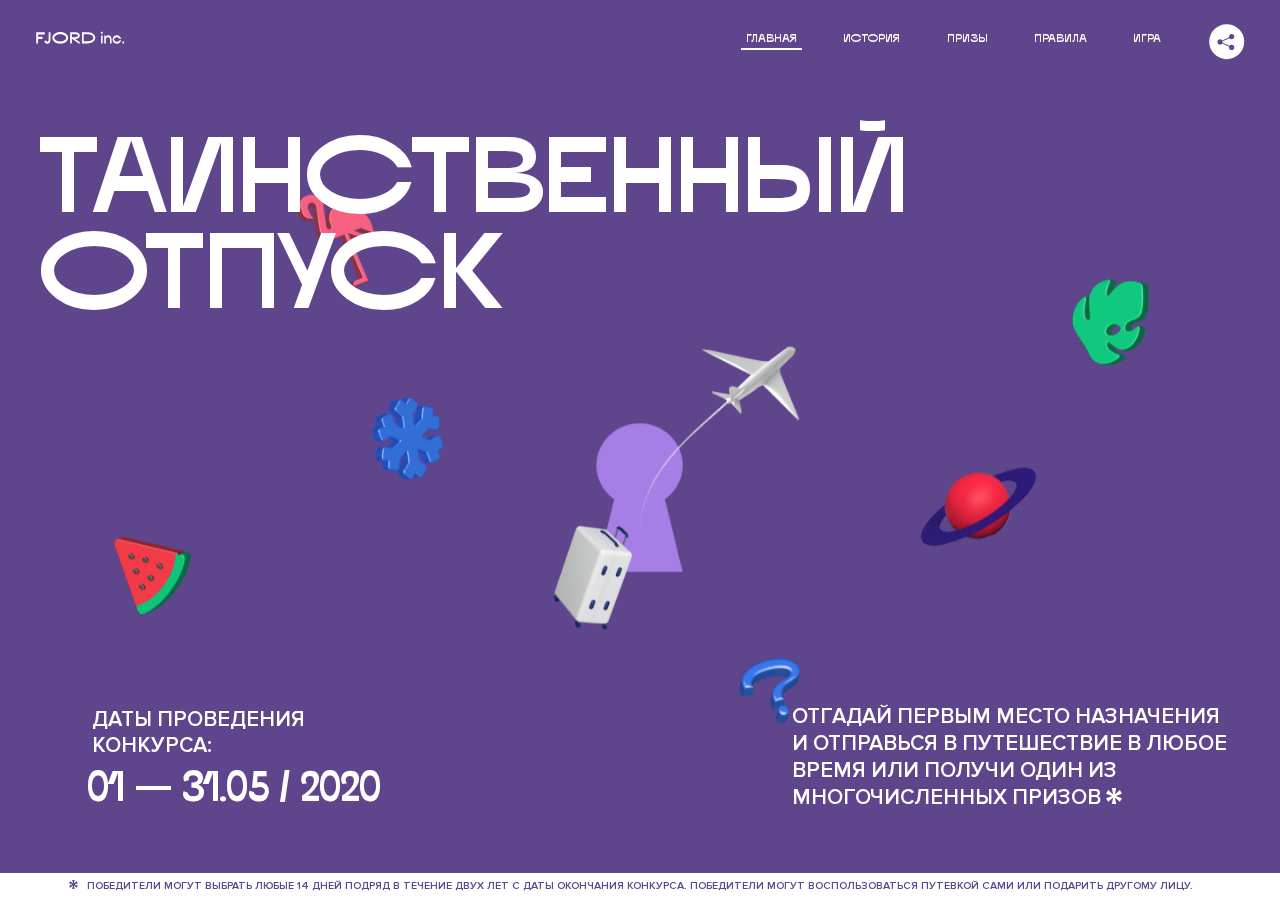
<file: 1/index.html>
<!DOCTYPE html>
<html lang="ru">
<head>
  <meta charset="UTF-8">
  <meta name="description" content="">
  <meta name="viewport" content="width=device-width, initial-scale=1.0">
  <meta http-equiv="X-UA-Compatible" content="ie=edge">
  <title>Mysterious Vacation</title>
<link href="css/style.min.css" rel="stylesheet">  <base href="https://htmlacademy-animation.github.io/2524339-magic-vacation-1/1/">
</head>
<body>

  <header class="page-header js-header">
    <div class="page-header__wrapper">
      <a href="#" class="page-header__logo" aria-label="Перейти на страницу FJORD.Inc">
        <svg width="100" height="15" viewBox="0 0 100 15" fill="none" xmlns="http://www.w3.org/2000/svg">
          <path d="M0.26 1.4V14H2.276V8.906H7.334V6.44H2.276V3.848H9.872V1.4H0.26ZM12.733 14.36C15.127 14.36 16.243 12.65 16.243 9.5V1.4H14.263V8.96C14.263 11.21 13.723 11.876 12.733 11.876C11.833 11.876 11.473 11.3 11.347 10.58L9.36702 10.94C9.63702 13.046 10.663 14.36 12.733 14.36ZM18.3918 7.7C18.3918 11.372 22.3878 14.36 27.3198 14.36C32.2518 14.36 36.2478 11.372 36.2478 7.7C36.2478 4.028 32.2518 1.04 27.3198 1.04C22.3878 1.04 18.3918 4.028 18.3918 7.7ZM20.6058 7.7C20.6058 5.378 23.6118 3.524 27.3198 3.524C30.9918 3.524 33.9798 5.378 33.9798 7.7C33.9798 10.004 30.9918 11.858 27.3198 11.858C23.6118 11.858 20.6058 10.004 20.6058 7.7ZM40.403 14V8.906H40.799L49.079 14.702V12.38L44.039 8.906H44.201C47.999 8.906 49.277 7.304 49.277 5.162C49.277 3.092 47.999 1.4 44.201 1.4H38.387V14H40.403ZM43.535 3.722C45.785 3.722 47.045 4.136 47.045 5.432C47.045 6.764 45.785 7.034 43.535 7.034H40.403V3.722H43.535ZM51.6936 1.382V14H57.8676C62.7456 14 66.7236 11.534 66.7236 7.7C66.7236 3.848 62.7456 1.382 57.8676 1.382H51.6936ZM53.7096 11.624V3.722H57.5436C61.5396 3.722 64.4916 5.018 64.4916 7.7C64.4916 10.238 61.5396 11.624 57.5436 11.624H53.7096ZM73.1832 14.018H74.9832V5H73.1832V14.018ZM72.9132 1.976C72.9132 2.57 73.3992 3.092 74.0832 3.092C74.7492 3.092 75.2352 2.57 75.2352 1.976C75.2352 1.382 74.7672 0.805999 74.0832 0.805999C73.3812 0.805999 72.9132 1.382 72.9132 1.976ZM76.7867 14H78.5687V9.104C78.7487 8.006 79.5947 6.962 81.0887 6.962C82.1147 6.962 83.2667 7.448 83.2667 9.554V14H85.0487V9.014C85.0487 6.152 83.2307 4.73 81.3587 4.73C79.9187 4.73 79.0727 5.558 78.5687 6.854V5H76.7867V14ZM90.9898 14.27C93.5098 14.27 95.3818 12.506 95.7238 10.328H94.0498C93.7258 11.3 92.6998 12.02 90.9898 12.02C88.8478 12.02 87.7678 10.922 87.7678 9.59C87.7678 8.24 88.8478 6.962 90.9898 6.962C92.7538 6.962 93.7978 7.844 94.0858 8.924H95.7418C95.4358 6.71 93.6178 4.73 90.9898 4.73C88.0918 4.73 86.1298 7.124 86.1298 9.59C86.1298 12.074 88.1278 14.27 90.9898 14.27ZM97.0693 12.938C97.0693 13.658 97.5553 14.144 98.2753 14.144C98.9953 14.144 99.4813 13.658 99.4813 12.938C99.4813 12.2 98.9953 11.714 98.2753 11.714C97.5553 11.714 97.0693 12.2 97.0693 12.938Z" fill="currentColor"></path>
        </svg>
      </a>
      <button class="page-header__toggler js-menu-toggler" type="button" aria-label="Управление мобильным меню"><span>Меню</span></button>
      <nav class="page-header__nav">
        <div class="page-header__menu js-menu" id="menu">
          <ul>
            <li>
              <a class="js-menu-link active" href="#top" data-href="top">главная</a>
            </li>
            <li>
              <a class="js-menu-link" href="#story" data-href="story">история</a>
            </li>
            <li>
              <a class="js-menu-link" href="#prizes" data-href="prizes">призы</a>
            </li>
            <li>
              <a class="js-menu-link" href="#rules" data-href="rules">правила</a>
            </li>
            <li>
              <a class="js-menu-link" href="#game" data-href="game">игра</a>
            </li>
          </ul>
        </div>
        <div class="page-header__social">
          <div class="social-block js-social-block">
            <button class="social-block__toggler" aria-label="Управлять блоком с социальными кнопками">
              <svg width="26" height="22" viewBox="0 0 27 22" fill="none" xmlns="http://www.w3.org/2000/svg">
                <path d="M19.6721 7.43664C21.6273 7.43664 23.213 5.85095 23.213 3.89566C23.213 1.94037 21.6273 0.354675 19.6721 0.354675C17.7168 0.354675 16.1311 1.94037 16.1311 3.89566C16.1311 4.19968 16.1728 4.49178 16.2458 4.77345L7.21751 8.95527C6.57519 8.05214 5.52303 7.46049 4.33078 7.46049C2.37549 7.46049 0.789795 9.04618 0.789795 11.0015C0.789795 12.9568 2.37549 14.5425 4.33078 14.5425C5.52303 14.5425 6.57668 13.9508 7.21751 13.0477L16.2458 17.2295C16.1743 17.5112 16.1311 17.8033 16.1311 18.1073C16.1311 20.0626 17.7168 21.6483 19.6721 21.6483C21.6273 21.6483 23.213 20.0626 23.213 18.1073C23.213 16.152 21.6273 14.5663 19.6721 14.5663C18.4798 14.5663 17.4262 15.158 16.7853 16.0611L7.75701 11.8793C7.82854 11.5976 7.87176 11.3055 7.87176 11.0015C7.87176 10.6974 7.83003 10.4053 7.75701 10.1237L16.7853 5.94186C17.4262 6.84499 18.4783 7.43664 19.6721 7.43664Z" fill="currentColor"></path>
              </svg>
            </button>
            <ul class="social-block__list">
              <li>
                <a class="social-block__link social-block__link--fb" href="#" aria-label="Мы на Facebook">
                  <svg width="8" height="17" viewBox="0 0 8 17" fill="none" xmlns="http://www.w3.org/2000/svg">
                    <path d="M4.24646 16.9899H1.09275L1.05793 8.49828H0V5.30707H1.05793V3.81124C1.05793 1.42084 2.57654 0 5.21735 0H7.41758V3.18585H5.30841C4.28262 3.18585 4.2478 3.48582 4.2478 4.24914V5.30707H7.42964L7.16716 8.49828H4.2478V16.9899H4.24646Z" fill="currentColor"></path>
                  </svg>
                </a>
              </li>
              <li>
                <a class="social-block__link social-block__link--insta" href="#" aria-label="Мы в Instagram">
                  <svg width="15" height="15" viewBox="0 0 15 15" fill="none" xmlns="http://www.w3.org/2000/svg">
                    <path d="M11.0197 0H4.19806C2.14246 0 0.471191 1.66993 0.471191 3.72285V10.5499C0.471191 12.6082 2.14112 14.2727 4.19806 14.2727H11.0197C13.0753 14.2727 14.7466 12.6082 14.7466 10.5499V3.72285C14.7466 1.67127 13.0753 0 11.0197 0ZM11.0197 12.4849H4.19806C3.13076 12.4849 2.26432 11.6158 2.26432 10.5512V3.72419C2.26432 2.65956 3.13076 1.79715 4.19806 1.79715H11.0197C12.087 1.79715 12.9535 2.6609 12.9535 3.72419V10.5512C12.9535 11.6145 12.087 12.4849 11.0197 12.4849Z" fill="currentColor"></path>
                    <path d="M7.60887 3.11084C5.38989 3.11084 3.58203 4.9187 3.58203 7.14036C3.58203 9.35532 5.38989 11.1645 7.60887 11.1645C9.83053 11.1645 11.6357 9.35666 11.6357 7.14036C11.6357 4.9187 9.83053 3.11084 7.60887 3.11084ZM7.60887 9.36871C6.37551 9.36871 5.37784 8.37372 5.37784 7.14036C5.37784 5.90699 6.37551 4.90665 7.60887 4.90665C8.83822 4.90665 9.84259 5.90833 9.84259 7.14036C9.84392 8.37238 8.83822 9.36871 7.60887 9.36871Z" fill="currentColor"></path>
                    <path d="M11.3573 2.35962C10.8256 2.35962 10.3931 2.79752 10.3931 3.32381C10.3931 3.85546 10.8256 4.29336 11.3573 4.29336C11.8862 4.29336 12.3215 3.85546 12.3215 3.32381C12.3215 2.79752 11.8862 2.35962 11.3573 2.35962Z" fill="currentColor"></path>
                  </svg>
                </a>
              </li>
              <li>
                <a class="social-block__link social-block__link--vk" href="#" aria-label="Мы ВКонтакте">
                  <svg width="17" height="10" viewBox="0 0 17 10" fill="none" xmlns="http://www.w3.org/2000/svg">
                    <path d="M14.1234 4.9002C14.1234 4.9002 16.3623 1.72708 16.5866 0.680242C16.6595 0.312285 16.4947 0.103188 16.1069 0.103188C16.1069 0.103188 14.8193 0.103188 14.168 0.103188C13.7235 0.103188 13.5587 0.293278 13.4235 0.579768C13.4235 0.579768 12.3724 2.82553 11.0969 4.24712C10.6861 4.70333 10.4781 4.84318 10.2511 4.84318C10.0646 4.84318 9.98625 4.6911 9.98625 4.27834V0.649016C9.98625 0.147997 9.92545 0.00135496 9.5066 0.00135496H6.39628C6.15578 0.00135496 6.0085 0.134417 6.0085 0.324506C6.0085 0.801084 6.73406 0.908351 6.73406 2.20231V4.87305C6.73406 5.40529 6.70569 5.61575 6.45303 5.61575C5.78016 5.61575 4.19528 3.30618 3.30623 0.678887C3.12923 0.145282 2.93737 0 2.43475 0H0.486409C0.205373 0 0 0.190085 0 0.476576C0 0.991172 0.60666 3.40801 2.99277 6.64358C4.59927 8.8201 6.70569 10 8.60269 10C9.76196 10 10.0416 9.80312 10.0416 9.31432V7.63883C10.0416 7.22607 10.2065 7.04956 10.4429 7.04956C10.7078 7.04956 11.1847 7.13238 12.2805 8.22268C13.5843 9.47862 13.6762 10 14.3896 10H16.5676C16.7919 10 17 9.89273 17 9.52342C17 9.02919 16.3623 8.15343 15.384 7.10659C14.9801 6.56755 14.3302 5.98914 14.1248 5.72301C13.8275 5.40801 13.9154 5.23014 14.1234 4.9002Z" fill="currentColor"></path>
                  </svg>
                </a>
              </li>
            </ul>
          </div>
        </div>
      </nav>
    </div>
  </header>

  <main class="page-content">

    <section class="animation-screen"></section>

    <section class="screen screen--hidden screen--intro" id="top">
      <div class="screen__wrapper">
        <div class="intro">
          <h1 class="intro__title">Таинственный отпуск</h1>
          <div class="intro__content">
            <div class="intro__info">
              <p class="intro__label">Даты проведения конкурса:</p>
              <p class="intro__date">01 — 31.05 / 2020</p>
            </div>
            <div class="intro__message">
              <p>
                Отгадай первым место назначения и&nbsp;отправься в&nbsp;путешествие в&nbsp;любое время или получи один из многочисленных призов
                <svg width="16" height="16" viewBox="0 0 10 10" fill="none" xmlns="http://www.w3.org/2000/svg">
                  <path d="M0 6.35337L3.90271 4.99012L0 3.64663L1.34615 1.32374L4.44287 4.01073L3.67364 0H6.34615L5.57692 4.01073L8.65385 1.32374L10 3.64663L6.13405 4.99012L10 6.35337L8.65385 8.65651L5.57692 5.98927L6.34615 10H3.67364L4.44287 5.96952L1.34615 8.65651L0 6.35337Z" fill="currentColor"></path>
                </svg>
              </p>
            </div>
          </div>
        </div>
      </div>
      <div class="screen__footer js-footer">
        <button class="screen__footer-enlarge js-footer-toggler" type="button" aria-label="Показать сообщение">
          <svg width="10" height="10" viewBox="0 0 10 10" fill="none" xmlns="http://www.w3.org/2000/svg">
            <path d="M0 6.35337L3.90271 4.99012L0 3.64663L1.34615 1.32374L4.44287 4.01073L3.67364 0H6.34615L5.57692 4.01073L8.65385 1.32374L10 3.64663L6.13405 4.99012L10 6.35337L8.65385 8.65651L5.57692 5.98927L6.34615 10H3.67364L4.44287 5.96952L1.34615 8.65651L0 6.35337Z" fill="currentColor"></path>
          </svg>
        </button>
        <button class="screen__footer-collapse js-footer-toggler" type="button" aria-label="Скрыть сообщение">
          <svg width="13" height="13" viewBox="0 0 13 13" fill="none" xmlns="http://www.w3.org/2000/svg">
            <line x1="12.3536" y1="0.353553" x2="0.738349" y2="11.9688" stroke="currentColor"></line>
            <line x1="0.738319" y1="0.539925" x2="12.3535" y2="12.1551" stroke="currentColor"></line>
          </svg>
        </button>
        <div class="screen__footer-wrapper">
          <div class="screen__footer-announce">
            <p class="screen__footer-label">Даты проведения конкурса:</p>
            <p class="screen__footer-date">01 — 31.05 / 2020</p>
          </div>
          <div class="screen__footer-note">
            <p>
              <svg width="10" height="10" viewBox="0 0 10 10" fill="none" xmlns="http://www.w3.org/2000/svg">
                <path d="M0 6.35337L3.90271 4.99012L0 3.64663L1.34615 1.32374L4.44287 4.01073L3.67364 0H6.34615L5.57692 4.01073L8.65385 1.32374L10 3.64663L6.13405 4.99012L10 6.35337L8.65385 8.65651L5.57692 5.98927L6.34615 10H3.67364L4.44287 5.96952L1.34615 8.65651L0 6.35337Z" fill="currentColor"></path>
              </svg>
              <span>Победители могут выбрать любые 14 дней подряд в&nbsp;течение двух лет с&nbsp;даты окончания конкурса. Победители могут воспользоваться путевкой сами или подарить другому лицу.</span>
            </p>
          </div>
        </div>
      </div>
    </section>

    <section class="screen screen--hidden screen--story" id="story">

      <div class="slider swiper-container js-slider">

        <div class="swiper-wrapper">

          <div class="slider__item swiper-slide">
            <h2 class="slider__item-title">История</h2>
            <p class="slider__item-text">Джеймс Таргет был основателем компании &laquo;Fjord Inc.&raquo;. С&nbsp;1965 года &laquo;Fjord Inc.&raquo; прославилась надёжными и&nbsp;удобными чемоданами и&nbsp;аксессуарами для туристов.</p>
          </div>

          <div class="slider__item swiper-slide">
            <p class="slider__item-text">Когда Джеймсу было 7&nbsp;лет, в&nbsp;их&nbsp;доме гостил дядюшка и&nbsp;развлекал детей рассказами о&nbsp;своей поездке в&nbsp;место, показавшееся малышу Таргету невероятным. Тогда Джеймс решил, что однажды посетит его, но&nbsp;не&nbsp;будет рассказывать о&nbsp;мечте, пока не&nbsp;осуществит.</p>
          </div>

          <div class="slider__item swiper-slide">
            <p class="slider__item-text">Джеймс Таргет стал увлеченным путешественником. Он&nbsp;посетил 5&nbsp;континентов, 126&nbsp;стран.</p>
          </div>

          <div class="slider__item swiper-slide">
            <p class="slider__item-text">Он&nbsp;сплавлялся по&nbsp;Амазонке и&nbsp;погружался в&nbsp;пещеры Франции, медитировал в&nbsp;горах Тибета и&nbsp;пожимал руку вождя племени Акугауа.</p>
          </div>

          <div class="slider__item swiper-slide">
            <p class="slider__item-text">Из&nbsp;своих поездок Джеймс Таргет привозил идеи, как сделать свои чемоданы &laquo;Fjord Inc.&raquo; удобными и&nbsp;приспособленными к&nbsp;разным дорожным условиям.</p>
          </div>

          <div class="slider__item swiper-slide">
            <p class="slider__item-text">Всё это время Джеймс не&nbsp;оставлял идею поездки своей мечты. Однако, как только он&nbsp;брался за&nbsp;планирование, возникали препятствия, не&nbsp;позволяющие отправиться туда.</p>
          </div>

          <div class="slider__item swiper-slide">
            <p class="slider__item-text">В&nbsp;возрасте 67&nbsp;лет Джеймс Таргет попал под лавину и&nbsp;погиб. В&nbsp;своём завещании он&nbsp;поручил отправить в&nbsp;заветное путешествие трёх смельчаков, единых с&nbsp;ним духом.</p>
          </div>

          <div class="slider__item swiper-slide">
            <p class="slider__item-text">Тех, кто сможет узнать таинственное место, задавая вопросы специально обученному ИИ&nbsp;&laquo;Соне&raquo;, ждет фантастическое путешествие.</p>
          </div>
        </div>
        <div class="slider__controls">
          <button class="slider__control slider__control--prev js-control-prev" type="button" aria-label="Показать предыдущую историю">
            <svg width="12" height="22" viewBox="0 0 12 22" fill="none" xmlns="http://www.w3.org/2000/svg">
              <path d="M11 1L1 11L11 21" stroke="currentColor" stroke-width="2" stroke-linejoin="round"></path>
            </svg>
          </button>
          <button class="slider__control slider__control--next js-control-next" type="button" aria-label="Показать следующую историю">
            <svg width="12" height="22" viewBox="0 0 12 22" fill="none" xmlns="http://www.w3.org/2000/svg">
              <path d="M1 1L11 11L1 21" stroke="currentColor" stroke-width="2" stroke-linejoin="round"></path>
            </svg>
          </button>
        </div>
        <div class="slider__pagination swiper-pagination"></div>
      </div>
    </section>

    <section class="screen screen--hidden screen--prizes" id="prizes">
      <div class="screen__wrapper">
        <div class="prizes">
          <h2 class="prizes__title">ПРизы</h2>
          <div class="prizes__lead">
            <p>Найди ответ и&nbsp;получи один из&nbsp;призов:</p>
          </div>
          <ul class="prizes__list">
            <li class="prizes__item prizes__item--journeys">
              <div class="prizes__icon">
                <picture>
                  <source srcset="img/prize1-mob.svg" media="(orientation: portrait)">
                  <img src="img/prize1.svg" alt="">
                </picture>
              </div>
              <p class="prizes__desc">
                <b>3</b>
                <span>загадочных путешествия</span>
              </p>
            </li>
            <li class="prizes__item prizes__item--cases">
              <div class="prizes__icon">
                <picture>
                  <source srcset="img/prize2-mob.svg" media="(orientation: portrait)">
                  <img src="img/prize2.svg" alt="">
                </picture>
              </div>
              <p class="prizes__desc">
                <b>7</b>
                <span>надежных чемоданов</span>
              </p>
            </li>
            <li class="prizes__item prizes__item--codes">
              <div class="prizes__icon">
                <picture>
                  <source srcset="img/prize3-mob.svg" media="(orientation: portrait)">
                  <img src="img/prize3.svg" alt="">
                </picture>
              </div>
              <p class="prizes__desc">
                <b>900</b>
                <span>
                  промокодов на&nbsp;скидку 15%
                  <svg width="10" height="10" viewBox="0 0 10 10" fill="none" xmlns="http://www.w3.org/2000/svg">
                    <path d="M0 6.35337L3.90271 4.99012L0 3.64663L1.34615 1.32374L4.44287 4.01073L3.67364 0H6.34615L5.57692 4.01073L8.65385 1.32374L10 3.64663L6.13405 4.99012L10 6.35337L8.65385 8.65651L5.57692 5.98927L6.34615 10H3.67364L4.44287 5.96952L1.34615 8.65651L0 6.35337Z" fill="currentColor"></path>
                  </svg>
                </span>
              </p>
            </li>
          </ul>
        </div>
      </div>
      <div class="screen__footer js-footer">
        <button class="screen__footer-enlarge js-footer-toggler" type="button" aria-label="Показать сообщение">
          <svg width="10" height="10" viewBox="0 0 10 10" fill="none" xmlns="http://www.w3.org/2000/svg">
            <path d="M0 6.35337L3.90271 4.99012L0 3.64663L1.34615 1.32374L4.44287 4.01073L3.67364 0H6.34615L5.57692 4.01073L8.65385 1.32374L10 3.64663L6.13405 4.99012L10 6.35337L8.65385 8.65651L5.57692 5.98927L6.34615 10H3.67364L4.44287 5.96952L1.34615 8.65651L0 6.35337Z" fill="currentColor"></path>
          </svg>
        </button>
        <button class="screen__footer-collapse js-footer-toggler" type="button" aria-label="Скрыть сообщение">
          <svg width="13" height="13" viewBox="0 0 13 13" fill="none" xmlns="http://www.w3.org/2000/svg">
            <line x1="12.3536" y1="0.353553" x2="0.738349" y2="11.9688" stroke="currentColor"></line>
            <line x1="0.738319" y1="0.539925" x2="12.3535" y2="12.1551" stroke="currentColor"></line>
          </svg>
        </button>
        <div class="screen__footer-wrapper">
          <div class="screen__footer-announce">
            <p class="screen__footer-label">Даты проведения конкурса:</p>
            <p class="screen__footer-date">01 — 31.05 / 2020</p>
          </div>
          <div class="screen__footer-note">
            <p>
              <svg width="10" height="10" viewBox="0 0 10 10" fill="none" xmlns="http://www.w3.org/2000/svg">
                <path d="M0 6.35337L3.90271 4.99012L0 3.64663L1.34615 1.32374L4.44287 4.01073L3.67364 0H6.34615L5.57692 4.01073L8.65385 1.32374L10 3.64663L6.13405 4.99012L10 6.35337L8.65385 8.65651L5.57692 5.98927L6.34615 10H3.67364L4.44287 5.96952L1.34615 8.65651L0 6.35337Z" fill="currentColor"></path>
              </svg>
              <span>Скидка&nbsp;15% на&nbsp;единоразовое приобретение путёвки с&nbsp;1&nbsp;июня 2020 по&nbsp;31&nbsp;мая 2022&nbsp;года. Суммируется с&nbsp;другими акциями</span>
            </p>
          </div>
        </div>
      </div>
    </section>

    <section class="screen screen--hidden screen--rules" id="rules">
      <div class="screen__wrapper">
        <div class="rules">
          <h2 class="rules__title">Правила</h2>
          <div class="rules__lead">
            <p>Для того чтобы получить наследство Джеймса Таргета, тебе нужно выведать у&nbsp;&laquo;Сони&raquo;, куда предстоит отправиться тебе в&nbsp;случае победы</p>
          </div>
          <ol class="rules__list">
            <li class="rules__item">
              <p>Тебе отводится <br>5&nbsp;минут</p>
            </li>
            <li class="rules__item">
              <p>Задавай любые вопросы в&nbsp;текстовом поле</p>
            </li>
            <li class="rules__item">
              <p>Нажимай кнопку &laquo;Узнать&raquo;, чтобы получить ответ</p>
            </li>
            <li class="rules__item">
              <p>&laquo;Соня&raquo; может отвечать только&nbsp;Да или Нет</p>
            </li>
          </ol>
          <a href="#game" class="rules__link btn">Погнали!</a>
        </div>
      </div>
      <div class="screen__disclaimer">
        <div class="disclaimer">
          <ul>
            <li>
              <a href="#">Правовая информация</a>
            </li>
            <li>
              <a href="#">Подробные правила</a>
            </li>
          </ul>
        </div>
      </div>
    </section>

    <section class="screen screen--hidden screen--game" id="game">
      <div class="screen__wrapper">
        <div class="game">
          <div class="game__header">
            <h2 class="game__title">Игра</h2>
            <div class="game__counter">
              <span>05</span>:<span>00</span>
            </div>
          </div>
          <div class="game__body">
            <div class="chat">
              <div class="chat__body js-chat">
                <ul class="chat__list" id="messages"></ul>
              </div>
              <div class="chat__footer">
                <form action="#" method="post" class="form" id="message-form">
                  <label for="message-field" class="visually-hidden">Поле для ввода вопроса</label>
                  <input type="text" class="form__field" id="message-field">
                  <button class="form__button btn">
                    Узнать
                    <svg width="18" height="19" viewBox="0 0 18 19" fill="none" xmlns="http://www.w3.org/2000/svg">
                      <path stroke="currentColor" stroke-width="2" d="M9 19V1"></path>
                      <path d="M1 9l8-8 8 8" stroke="currentColor" stroke-width="2" stroke-linejoin="round"></path>
                    </svg>
                  </button>
                </form>
              </div>
            </div>
          </div>
          <!-- временные кнопки для показа результата -->
          <div class="game__buttons">
            <button class="game__button btn js-show-result" type="button" data-target="result">Положительный результат</button>
            <button class="game__button btn js-show-result" type="button" data-target="result2">Положительный результат - 2</button>
            <button class="game__button btn js-show-result" type="button" data-target="result3">Отрицательный результат</button>
          </div>
        </div>
      </div>
    </section>

    <section class="screen screen--hidden screen--result" id="result">
      <div class="screen__wrapper">
        <div class="result result--trip">
          <div class="result__image">
            <picture>
              <source srcset="img/result1-mob.png 1x, img/result1-mob@2x.png 2x" media="(max-width: 768px) and (orientation: portrait)">
              <img src="img/result1.png" srcset="img/result1@2x.png 2x" alt="">
            </picture>
          </div>
          <h2 class="result__title">
            <span class="visually-hidden">ПОбеда!</span>
            <svg xmlns="http://www.w3.org/2000/svg" viewBox="0 0 568.85 109.24">
              <path d="M16,24.44V92H2.6V8H75V92H61.52V24.44H16Z" transform="translate(-2.1 -1.5)" fill="none" stroke="currentColor"></path>
              <path d="M148.76,5.6c32.88,0,59.52,19.92,59.52,44.4s-26.64,44.4-59.52,44.4S89.24,74.48,89.24,50,115.88,5.6,148.76,5.6Zm0,72.12c24.48,0,44.4-12.36,44.4-27.72s-19.92-27.84-44.4-27.84C124,22.16,104,34.52,104,50S124,77.72,148.76,77.72Z" transform="translate(-2.1 -1.5)" fill="none" stroke="currentColor"></path>
              <path d="M287.36,8V24.44H236v14.4h25.32c25.44,0,34,11.16,34,26.52,0,15.6-8.52,26.64-34,26.64H222.56V8h64.8ZM256.88,76.52c15.12,0,23.52-2,23.52-11.52S272,54.44,256.88,54.44H236V76.52h20.88Z" transform="translate(-2.1 -1.5)" fill="none" stroke="currentColor"></path>
              <path d="M371.47,8V24.44H320.84V41.6h33.6V58h-33.6V75.56h50.64V92H307.4V8h64.08Z" transform="translate(-2.1 -1.5)" fill="none" stroke="currentColor"></path>
              <path d="M382.39,110.24V75.56h7.44c4.56-4.68,7.8-18.36,8.76-56L399,8h48.6V75.56h10v34.68H442.87V92H397v18.24H382.39Zm51.72-34.68V24.44H411.55v3.12c-0.48,22.44-3.24,37.68-7.2,48h29.76Z" transform="translate(-2.1 -1.5)" fill="none" stroke="currentColor"></path>
              <path d="M463.75,92l28-84h27.12l28.08,84H533.47l-7.8-23.52h-37.8L480.07,92H463.75Zm56.64-40L507,11.84,493.51,52h26.88Z" transform="translate(-2.1 -1.5)" fill="none" stroke="currentColor"></path>
              <path d="M554.12,70.4L555.55,2H569l1.44,68.4H554.12Zm8.28,6.36c4.8,0,8,3.24,8,8.16a8,8,0,1,1-16.08,0C554.35,80,557.59,76.76,562.39,76.76Z" transform="translate(-2.1 -1.5)" fill="none" stroke="currentColor"></path>
            </svg>
          </h2>
          <div class="result__text">
            <p>ты&nbsp;отправляешься в&nbsp;Арктику!</p>
          </div>
          <div class="result__form">
            <form action="#" method="post" class="form form--result">
              <label for="email-field" class="form__label">зарегистрируй результат</label>
              <input type="email" class="form__field" id="email-field" placeholder="e-mail для регистации результата и получения приза" required="">
              <button class="form__button btn">
                отправить
                <svg width="18" height="19" viewBox="0 0 18 19" fill="none" xmlns="http://www.w3.org/2000/svg">
                  <path stroke="currentColor" stroke-width="2" d="M9 19V1"></path>
                  <path d="M1 9l8-8 8 8" stroke="currentColor" stroke-width="2" stroke-linejoin="round"></path>
                </svg>
              </button>
            </form>
          </div>
        </div>
      </div>
    </section>

    <section class="screen screen--hidden screen--result" id="result2">
      <div class="screen__wrapper">
        <div class="result result--prize">
          <div class="result__image">
            <picture>
              <source srcset="img/result2-mob.png 1x, img/result2-mob@2x.png 2x" media="(max-width: 768px) and (orientation: portrait)">
              <img src="img/result2.png" srcset="img/result2@2x.png 2x" alt="">
            </picture>
          </div>
          <h2 class="result__title">
            <span class="visually-hidden">ПОбеда!</span>
            <svg xmlns="http://www.w3.org/2000/svg" viewBox="0 0 568.85 109.24">
              <path d="M16,24.44V92H2.6V8H75V92H61.52V24.44H16Z" transform="translate(-2.1 -1.5)" fill="none" stroke="currentColor"></path>
              <path d="M148.76,5.6c32.88,0,59.52,19.92,59.52,44.4s-26.64,44.4-59.52,44.4S89.24,74.48,89.24,50,115.88,5.6,148.76,5.6Zm0,72.12c24.48,0,44.4-12.36,44.4-27.72s-19.92-27.84-44.4-27.84C124,22.16,104,34.52,104,50S124,77.72,148.76,77.72Z" transform="translate(-2.1 -1.5)" fill="none" stroke="currentColor"></path>
              <path d="M287.36,8V24.44H236v14.4h25.32c25.44,0,34,11.16,34,26.52,0,15.6-8.52,26.64-34,26.64H222.56V8h64.8ZM256.88,76.52c15.12,0,23.52-2,23.52-11.52S272,54.44,256.88,54.44H236V76.52h20.88Z" transform="translate(-2.1 -1.5)" fill="none" stroke="currentColor"></path>
              <path d="M371.47,8V24.44H320.84V41.6h33.6V58h-33.6V75.56h50.64V92H307.4V8h64.08Z" transform="translate(-2.1 -1.5)" fill="none" stroke="currentColor"></path>
              <path d="M382.39,110.24V75.56h7.44c4.56-4.68,7.8-18.36,8.76-56L399,8h48.6V75.56h10v34.68H442.87V92H397v18.24H382.39Zm51.72-34.68V24.44H411.55v3.12c-0.48,22.44-3.24,37.68-7.2,48h29.76Z" transform="translate(-2.1 -1.5)" fill="none" stroke="currentColor"></path>
              <path d="M463.75,92l28-84h27.12l28.08,84H533.47l-7.8-23.52h-37.8L480.07,92H463.75Zm56.64-40L507,11.84,493.51,52h26.88Z" transform="translate(-2.1 -1.5)" fill="none" stroke="currentColor"></path>
              <path d="M554.12,70.4L555.55,2H569l1.44,68.4H554.12Zm8.28,6.36c4.8,0,8,3.24,8,8.16a8,8,0,1,1-16.08,0C554.35,80,557.59,76.76,562.39,76.76Z" transform="translate(-2.1 -1.5)" fill="none" stroke="currentColor"></path>
            </svg>
          </h2>
          <div class="result__text">
            <p>чемодан &laquo;Fjord&nbsp;Inc.&raquo;&nbsp;твой</p>
          </div>
          <div class="result__form">
            <form action="#" method="post" class="form form--result">
              <label for="email-field2" class="form__label">зарегистрируй результат</label>
              <input type="email" class="form__field" id="email-field2" placeholder="e-mail для регистации результата и получения приза" required="">
              <button class="form__button btn">
                отправить
                <svg width="18" height="19" viewBox="0 0 18 19" fill="none" xmlns="http://www.w3.org/2000/svg">
                  <path stroke="currentColor" stroke-width="2" d="M9 19V1"></path>
                  <path d="M1 9l8-8 8 8" stroke="currentColor" stroke-width="2" stroke-linejoin="round"></path>
                </svg>
              </button>
            </form>
          </div>
        </div>
      </div>
    </section>

    <section class="screen screen--hidden screen--result" id="result3">
      <div class="screen__wrapper">
        <div class="result result--negative">
          <div class="result__image">
            <picture>
              <source srcset="img/result3-mob.png 1x, img/result3-mob@2x.png 2x" media="(max-width: 768px) and (orientation: portrait)">
              <img src="img/result3.png" srcset="img/result3@2x.png 2x" alt="">
            </picture>
          </div>
          <h2 class="result__title">
            <span class="visually-hidden">Не угадал!</span>
            <svg xmlns="http://www.w3.org/2000/svg" viewBox="0 0 660.77 109.24">
              <path d="M2.66,92V8H16.1V42.2H53.3V8H66.74V92H53.3V58.64H16.1V92H2.66Z" transform="translate(-2.16 -1.5)" fill="none" stroke="currentColor"></path>
              <path d="M147.62,8V24.44H97V41.6h33.6V58H97V75.56h50.64V92H83.54V8h64.08Z" transform="translate(-2.16 -1.5)" fill="none" stroke="currentColor"></path>
              <path d="M199.22,8l20.52,42.36L235.34,8h16.44l-31,84H204.38l9.48-25.92L185.78,8h13.44Z" transform="translate(-2.16 -1.5)" fill="none" stroke="currentColor"></path>
              <path d="M273.74,24.44V92H260.3V8h50.16V24.44H273.74Z" transform="translate(-2.16 -1.5)" fill="none" stroke="currentColor"></path>
              <path d="M307.1,92l28-84h27.12l28.08,84H376.82L369,68.48h-37.8L323.42,92H307.1Zm56.64-40L350.3,11.84,336.86,52h26.88Z" transform="translate(-2.16 -1.5)" fill="none" stroke="currentColor"></path>
              <path d="M396.38,110.24V75.56h7.44c4.56-4.68,7.8-18.36,8.76-56L412.94,8h48.6V75.56h10v34.68H456.86V92H411v18.24H396.38ZM448.1,75.56V24.44H425.54v3.12c-0.48,22.44-3.24,37.68-7.2,48H448.1Z" transform="translate(-2.16 -1.5)" fill="none" stroke="currentColor"></path>
              <path d="M477.74,92l28-84h27.12L560.9,92H547.46l-7.8-23.52h-37.8L494.06,92H477.74Zm56.64-40-13.44-40.2L507.5,52h26.88Z" transform="translate(-2.16 -1.5)" fill="none" stroke="currentColor"></path>
              <path d="M568.7,76.88a13.77,13.77,0,0,0,5,1c6.6,0,10.44-6.24,12-58.32L586.22,8h46.2V92H619V24.44H598.82l-0.12,3.12C597.14,81,589,94.4,573.74,94.4a28.55,28.55,0,0,1-6.72-.84Z" transform="translate(-2.16 -1.5)" fill="none" stroke="currentColor"></path>
              <path d="M646.1,70.4L647.54,2H661l1.44,68.4H646.1Zm8.28,6.36c4.8,0,8,3.24,8,8.16a8,8,0,0,1-16.08,0C646.34,80,649.58,76.76,654.38,76.76Z" transform="translate(-2.16 -1.5)" fill="none" stroke="currentColor"></path>
            </svg>
          </h2>
          <button class="result__button js-play" type="button">
            не сдавайся!
            <span>
              <svg width="27" height="22" viewBox="0 0 27 22" fill="none" xmlns="http://www.w3.org/2000/svg">
                <path d="M10.6899 1.47998C5.42992 1.47998 1.16992 5.73998 1.16992 11C1.16992 16.26 5.42992 20.52 10.6899 20.52C15.9499 20.52 20.2099 16.26 20.2099 11V7.13998" stroke="currentColor" stroke-width="2" stroke-miterlimit="10"></path>
                <path d="M15.1099 12.5099L20.1499 7.13989L25.3099 12.6299" stroke="currentColor" stroke-width="2" stroke-miterlimit="10" stroke-linejoin="round"></path>
              </svg>
            </span>
          </button>
        </div>
      </div>
    </section>

  </main>

<script src="js/script.js"></script></body>
</html>
</file>
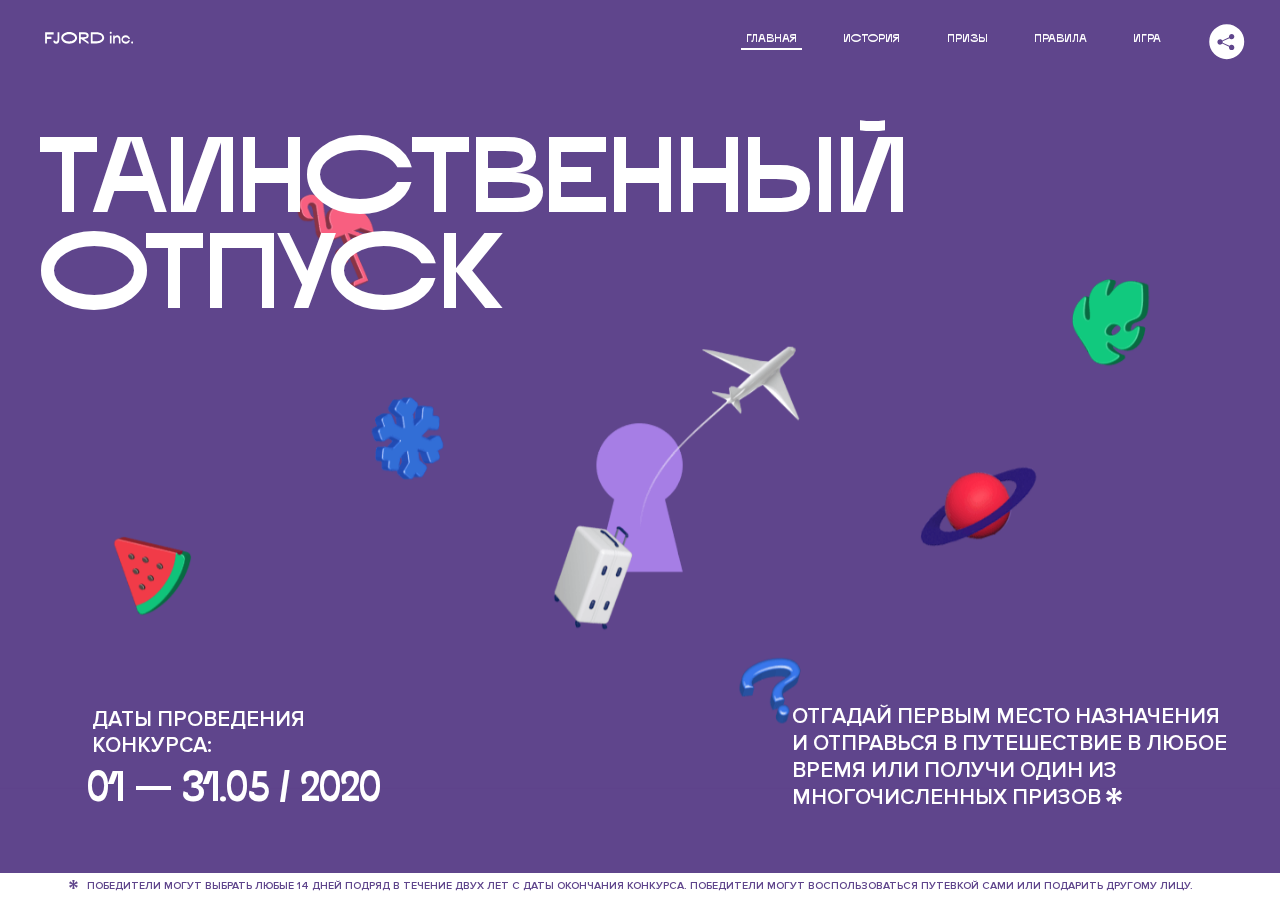
<file: 2/index.html>
<!DOCTYPE html>
<html lang="ru">
<head>
  <meta charset="UTF-8">
  <meta name="description" content="">
  <meta name="viewport" content="width=device-width, initial-scale=1.0">
  <meta http-equiv="X-UA-Compatible" content="ie=edge">
  <title>Mysterious Vacation</title>
<link href="css/style.min.css" rel="stylesheet">  <base href="https://htmlacademy-animation.github.io/2524339-magic-vacation-1/2/">
</head>
<body>

  <header class="page-header js-header">
    <div class="page-header__wrapper">
      <a href="#" class="page-header__logo" aria-label="Перейти на страницу FJORD.Inc">
        <svg width="100" height="15" viewBox="0 0 100 15" fill="none" xmlns="http://www.w3.org/2000/svg">
          <path d="M0.26 1.4V14H2.276V8.906H7.334V6.44H2.276V3.848H9.872V1.4H0.26ZM12.733 14.36C15.127 14.36 16.243 12.65 16.243 9.5V1.4H14.263V8.96C14.263 11.21 13.723 11.876 12.733 11.876C11.833 11.876 11.473 11.3 11.347 10.58L9.36702 10.94C9.63702 13.046 10.663 14.36 12.733 14.36ZM18.3918 7.7C18.3918 11.372 22.3878 14.36 27.3198 14.36C32.2518 14.36 36.2478 11.372 36.2478 7.7C36.2478 4.028 32.2518 1.04 27.3198 1.04C22.3878 1.04 18.3918 4.028 18.3918 7.7ZM20.6058 7.7C20.6058 5.378 23.6118 3.524 27.3198 3.524C30.9918 3.524 33.9798 5.378 33.9798 7.7C33.9798 10.004 30.9918 11.858 27.3198 11.858C23.6118 11.858 20.6058 10.004 20.6058 7.7ZM40.403 14V8.906H40.799L49.079 14.702V12.38L44.039 8.906H44.201C47.999 8.906 49.277 7.304 49.277 5.162C49.277 3.092 47.999 1.4 44.201 1.4H38.387V14H40.403ZM43.535 3.722C45.785 3.722 47.045 4.136 47.045 5.432C47.045 6.764 45.785 7.034 43.535 7.034H40.403V3.722H43.535ZM51.6936 1.382V14H57.8676C62.7456 14 66.7236 11.534 66.7236 7.7C66.7236 3.848 62.7456 1.382 57.8676 1.382H51.6936ZM53.7096 11.624V3.722H57.5436C61.5396 3.722 64.4916 5.018 64.4916 7.7C64.4916 10.238 61.5396 11.624 57.5436 11.624H53.7096ZM73.1832 14.018H74.9832V5H73.1832V14.018ZM72.9132 1.976C72.9132 2.57 73.3992 3.092 74.0832 3.092C74.7492 3.092 75.2352 2.57 75.2352 1.976C75.2352 1.382 74.7672 0.805999 74.0832 0.805999C73.3812 0.805999 72.9132 1.382 72.9132 1.976ZM76.7867 14H78.5687V9.104C78.7487 8.006 79.5947 6.962 81.0887 6.962C82.1147 6.962 83.2667 7.448 83.2667 9.554V14H85.0487V9.014C85.0487 6.152 83.2307 4.73 81.3587 4.73C79.9187 4.73 79.0727 5.558 78.5687 6.854V5H76.7867V14ZM90.9898 14.27C93.5098 14.27 95.3818 12.506 95.7238 10.328H94.0498C93.7258 11.3 92.6998 12.02 90.9898 12.02C88.8478 12.02 87.7678 10.922 87.7678 9.59C87.7678 8.24 88.8478 6.962 90.9898 6.962C92.7538 6.962 93.7978 7.844 94.0858 8.924H95.7418C95.4358 6.71 93.6178 4.73 90.9898 4.73C88.0918 4.73 86.1298 7.124 86.1298 9.59C86.1298 12.074 88.1278 14.27 90.9898 14.27ZM97.0693 12.938C97.0693 13.658 97.5553 14.144 98.2753 14.144C98.9953 14.144 99.4813 13.658 99.4813 12.938C99.4813 12.2 98.9953 11.714 98.2753 11.714C97.5553 11.714 97.0693 12.2 97.0693 12.938Z" fill="currentColor"></path>
        </svg>
      </a>
      <button class="page-header__toggler js-menu-toggler" type="button" aria-label="Управление мобильным меню"><span>Меню</span></button>
      <nav class="page-header__nav">
        <div class="page-header__menu js-menu" id="menu">
          <ul>
            <li>
              <a class="js-menu-link active" href="#top" data-href="top">главная</a>
            </li>
            <li>
              <a class="js-menu-link" href="#story" data-href="story">история</a>
            </li>
            <li>
              <a class="js-menu-link" href="#prizes" data-href="prizes">призы</a>
            </li>
            <li>
              <a class="js-menu-link" href="#rules" data-href="rules">правила</a>
            </li>
            <li>
              <a class="js-menu-link" href="#game" data-href="game">игра</a>
            </li>
          </ul>
        </div>
        <div class="page-header__social">
          <div class="social-block js-social-block">
            <button class="social-block__toggler" aria-label="Управлять блоком с социальными кнопками">
              <svg width="26" height="22" viewBox="0 0 27 22" fill="none" xmlns="http://www.w3.org/2000/svg">
                <path d="M19.6721 7.43664C21.6273 7.43664 23.213 5.85095 23.213 3.89566C23.213 1.94037 21.6273 0.354675 19.6721 0.354675C17.7168 0.354675 16.1311 1.94037 16.1311 3.89566C16.1311 4.19968 16.1728 4.49178 16.2458 4.77345L7.21751 8.95527C6.57519 8.05214 5.52303 7.46049 4.33078 7.46049C2.37549 7.46049 0.789795 9.04618 0.789795 11.0015C0.789795 12.9568 2.37549 14.5425 4.33078 14.5425C5.52303 14.5425 6.57668 13.9508 7.21751 13.0477L16.2458 17.2295C16.1743 17.5112 16.1311 17.8033 16.1311 18.1073C16.1311 20.0626 17.7168 21.6483 19.6721 21.6483C21.6273 21.6483 23.213 20.0626 23.213 18.1073C23.213 16.152 21.6273 14.5663 19.6721 14.5663C18.4798 14.5663 17.4262 15.158 16.7853 16.0611L7.75701 11.8793C7.82854 11.5976 7.87176 11.3055 7.87176 11.0015C7.87176 10.6974 7.83003 10.4053 7.75701 10.1237L16.7853 5.94186C17.4262 6.84499 18.4783 7.43664 19.6721 7.43664Z" fill="currentColor"></path>
              </svg>
            </button>
            <ul class="social-block__list">
              <li>
                <a class="social-block__link social-block__link--fb" href="#" aria-label="Мы на Facebook">
                  <svg width="8" height="17" viewBox="0 0 8 17" fill="none" xmlns="http://www.w3.org/2000/svg">
                    <path d="M4.24646 16.9899H1.09275L1.05793 8.49828H0V5.30707H1.05793V3.81124C1.05793 1.42084 2.57654 0 5.21735 0H7.41758V3.18585H5.30841C4.28262 3.18585 4.2478 3.48582 4.2478 4.24914V5.30707H7.42964L7.16716 8.49828H4.2478V16.9899H4.24646Z" fill="currentColor"></path>
                  </svg>
                </a>
              </li>
              <li>
                <a class="social-block__link social-block__link--insta" href="#" aria-label="Мы в Instagram">
                  <svg width="15" height="15" viewBox="0 0 15 15" fill="none" xmlns="http://www.w3.org/2000/svg">
                    <path d="M11.0197 0H4.19806C2.14246 0 0.471191 1.66993 0.471191 3.72285V10.5499C0.471191 12.6082 2.14112 14.2727 4.19806 14.2727H11.0197C13.0753 14.2727 14.7466 12.6082 14.7466 10.5499V3.72285C14.7466 1.67127 13.0753 0 11.0197 0ZM11.0197 12.4849H4.19806C3.13076 12.4849 2.26432 11.6158 2.26432 10.5512V3.72419C2.26432 2.65956 3.13076 1.79715 4.19806 1.79715H11.0197C12.087 1.79715 12.9535 2.6609 12.9535 3.72419V10.5512C12.9535 11.6145 12.087 12.4849 11.0197 12.4849Z" fill="currentColor"></path>
                    <path d="M7.60887 3.11084C5.38989 3.11084 3.58203 4.9187 3.58203 7.14036C3.58203 9.35532 5.38989 11.1645 7.60887 11.1645C9.83053 11.1645 11.6357 9.35666 11.6357 7.14036C11.6357 4.9187 9.83053 3.11084 7.60887 3.11084ZM7.60887 9.36871C6.37551 9.36871 5.37784 8.37372 5.37784 7.14036C5.37784 5.90699 6.37551 4.90665 7.60887 4.90665C8.83822 4.90665 9.84259 5.90833 9.84259 7.14036C9.84392 8.37238 8.83822 9.36871 7.60887 9.36871Z" fill="currentColor"></path>
                    <path d="M11.3573 2.35962C10.8256 2.35962 10.3931 2.79752 10.3931 3.32381C10.3931 3.85546 10.8256 4.29336 11.3573 4.29336C11.8862 4.29336 12.3215 3.85546 12.3215 3.32381C12.3215 2.79752 11.8862 2.35962 11.3573 2.35962Z" fill="currentColor"></path>
                  </svg>
                </a>
              </li>
              <li>
                <a class="social-block__link social-block__link--vk" href="#" aria-label="Мы ВКонтакте">
                  <svg width="17" height="10" viewBox="0 0 17 10" fill="none" xmlns="http://www.w3.org/2000/svg">
                    <path d="M14.1234 4.9002C14.1234 4.9002 16.3623 1.72708 16.5866 0.680242C16.6595 0.312285 16.4947 0.103188 16.1069 0.103188C16.1069 0.103188 14.8193 0.103188 14.168 0.103188C13.7235 0.103188 13.5587 0.293278 13.4235 0.579768C13.4235 0.579768 12.3724 2.82553 11.0969 4.24712C10.6861 4.70333 10.4781 4.84318 10.2511 4.84318C10.0646 4.84318 9.98625 4.6911 9.98625 4.27834V0.649016C9.98625 0.147997 9.92545 0.00135496 9.5066 0.00135496H6.39628C6.15578 0.00135496 6.0085 0.134417 6.0085 0.324506C6.0085 0.801084 6.73406 0.908351 6.73406 2.20231V4.87305C6.73406 5.40529 6.70569 5.61575 6.45303 5.61575C5.78016 5.61575 4.19528 3.30618 3.30623 0.678887C3.12923 0.145282 2.93737 0 2.43475 0H0.486409C0.205373 0 0 0.190085 0 0.476576C0 0.991172 0.60666 3.40801 2.99277 6.64358C4.59927 8.8201 6.70569 10 8.60269 10C9.76196 10 10.0416 9.80312 10.0416 9.31432V7.63883C10.0416 7.22607 10.2065 7.04956 10.4429 7.04956C10.7078 7.04956 11.1847 7.13238 12.2805 8.22268C13.5843 9.47862 13.6762 10 14.3896 10H16.5676C16.7919 10 17 9.89273 17 9.52342C17 9.02919 16.3623 8.15343 15.384 7.10659C14.9801 6.56755 14.3302 5.98914 14.1248 5.72301C13.8275 5.40801 13.9154 5.23014 14.1234 4.9002Z" fill="currentColor"></path>
                  </svg>
                </a>
              </li>
            </ul>
          </div>
        </div>
      </nav>
    </div>
  </header>

  <main class="page-content">

    <section class="animation-screen"></section>

    <section class="screen screen--hidden screen--intro" id="top">
      <div class="screen__wrapper">
        <div class="intro">
          <h1 class="intro__title">Таинственный отпуск</h1>
          <div class="intro__content">
            <div class="intro__info">
              <p class="intro__label">Даты проведения конкурса:</p>
              <p class="intro__date">01 — 31.05 / 2020</p>
            </div>
            <div class="intro__message">
              <p>
                Отгадай первым место назначения и&nbsp;отправься в&nbsp;путешествие в&nbsp;любое время или получи один из многочисленных призов
                <svg width="16" height="16" viewBox="0 0 10 10" fill="none" xmlns="http://www.w3.org/2000/svg">
                  <path d="M0 6.35337L3.90271 4.99012L0 3.64663L1.34615 1.32374L4.44287 4.01073L3.67364 0H6.34615L5.57692 4.01073L8.65385 1.32374L10 3.64663L6.13405 4.99012L10 6.35337L8.65385 8.65651L5.57692 5.98927L6.34615 10H3.67364L4.44287 5.96952L1.34615 8.65651L0 6.35337Z" fill="currentColor"></path>
                </svg>
              </p>
            </div>
          </div>
        </div>
      </div>
      <div class="screen__footer js-footer">
        <button class="screen__footer-enlarge js-footer-toggler" type="button" aria-label="Показать сообщение">
          <svg width="10" height="10" viewBox="0 0 10 10" fill="none" xmlns="http://www.w3.org/2000/svg">
            <path d="M0 6.35337L3.90271 4.99012L0 3.64663L1.34615 1.32374L4.44287 4.01073L3.67364 0H6.34615L5.57692 4.01073L8.65385 1.32374L10 3.64663L6.13405 4.99012L10 6.35337L8.65385 8.65651L5.57692 5.98927L6.34615 10H3.67364L4.44287 5.96952L1.34615 8.65651L0 6.35337Z" fill="currentColor"></path>
          </svg>
        </button>
        <button class="screen__footer-collapse js-footer-toggler" type="button" aria-label="Скрыть сообщение">
          <svg width="13" height="13" viewBox="0 0 13 13" fill="none" xmlns="http://www.w3.org/2000/svg">
            <line x1="12.3536" y1="0.353553" x2="0.738349" y2="11.9688" stroke="currentColor"></line>
            <line x1="0.738319" y1="0.539925" x2="12.3535" y2="12.1551" stroke="currentColor"></line>
          </svg>
        </button>
        <div class="screen__footer-wrapper">
          <div class="screen__footer-announce">
            <p class="screen__footer-label">Даты проведения конкурса:</p>
            <p class="screen__footer-date">01 — 31.05 / 2020</p>
          </div>
          <div class="screen__footer-note">
            <p>
              <svg width="10" height="10" viewBox="0 0 10 10" fill="none" xmlns="http://www.w3.org/2000/svg">
                <path d="M0 6.35337L3.90271 4.99012L0 3.64663L1.34615 1.32374L4.44287 4.01073L3.67364 0H6.34615L5.57692 4.01073L8.65385 1.32374L10 3.64663L6.13405 4.99012L10 6.35337L8.65385 8.65651L5.57692 5.98927L6.34615 10H3.67364L4.44287 5.96952L1.34615 8.65651L0 6.35337Z" fill="currentColor"></path>
              </svg>
              <span>Победители могут выбрать любые 14 дней подряд в&nbsp;течение двух лет с&nbsp;даты окончания конкурса. Победители могут воспользоваться путевкой сами или подарить другому лицу.</span>
            </p>
          </div>
        </div>
      </div>
    </section>

    <section class="screen screen--hidden screen--story" id="story">

      <div class="slider swiper-container js-slider">

        <div class="swiper-wrapper">

          <div class="slider__item swiper-slide">
            <h2 class="slider__item-title">История</h2>
            <p class="slider__item-text">Джеймс Таргет был основателем компании &laquo;Fjord Inc.&raquo;. С&nbsp;1965 года &laquo;Fjord Inc.&raquo; прославилась надёжными и&nbsp;удобными чемоданами и&nbsp;аксессуарами для туристов.</p>
          </div>

          <div class="slider__item swiper-slide">
            <p class="slider__item-text">Когда Джеймсу было 7&nbsp;лет, в&nbsp;их&nbsp;доме гостил дядюшка и&nbsp;развлекал детей рассказами о&nbsp;своей поездке в&nbsp;место, показавшееся малышу Таргету невероятным. Тогда Джеймс решил, что однажды посетит его, но&nbsp;не&nbsp;будет рассказывать о&nbsp;мечте, пока не&nbsp;осуществит.</p>
          </div>

          <div class="slider__item swiper-slide">
            <p class="slider__item-text">Джеймс Таргет стал увлеченным путешественником. Он&nbsp;посетил 5&nbsp;континентов, 126&nbsp;стран.</p>
          </div>

          <div class="slider__item swiper-slide">
            <p class="slider__item-text">Он&nbsp;сплавлялся по&nbsp;Амазонке и&nbsp;погружался в&nbsp;пещеры Франции, медитировал в&nbsp;горах Тибета и&nbsp;пожимал руку вождя племени Акугауа.</p>
          </div>

          <div class="slider__item swiper-slide">
            <p class="slider__item-text">Из&nbsp;своих поездок Джеймс Таргет привозил идеи, как сделать свои чемоданы &laquo;Fjord Inc.&raquo; удобными и&nbsp;приспособленными к&nbsp;разным дорожным условиям.</p>
          </div>

          <div class="slider__item swiper-slide">
            <p class="slider__item-text">Всё это время Джеймс не&nbsp;оставлял идею поездки своей мечты. Однако, как только он&nbsp;брался за&nbsp;планирование, возникали препятствия, не&nbsp;позволяющие отправиться туда.</p>
          </div>

          <div class="slider__item swiper-slide">
            <p class="slider__item-text">В&nbsp;возрасте 67&nbsp;лет Джеймс Таргет попал под лавину и&nbsp;погиб. В&nbsp;своём завещании он&nbsp;поручил отправить в&nbsp;заветное путешествие трёх смельчаков, единых с&nbsp;ним духом.</p>
          </div>

          <div class="slider__item swiper-slide">
            <p class="slider__item-text">Тех, кто сможет узнать таинственное место, задавая вопросы специально обученному ИИ&nbsp;&laquo;Соне&raquo;, ждет фантастическое путешествие.</p>
          </div>
        </div>
        <div class="slider__controls">
          <button class="slider__control slider__control--prev js-control-prev" type="button" aria-label="Показать предыдущую историю">
            <svg width="12" height="22" viewBox="0 0 12 22" fill="none" xmlns="http://www.w3.org/2000/svg">
              <path d="M11 1L1 11L11 21" stroke="currentColor" stroke-width="2" stroke-linejoin="round"></path>
            </svg>
          </button>
          <button class="slider__control slider__control--next js-control-next" type="button" aria-label="Показать следующую историю">
            <svg width="12" height="22" viewBox="0 0 12 22" fill="none" xmlns="http://www.w3.org/2000/svg">
              <path d="M1 1L11 11L1 21" stroke="currentColor" stroke-width="2" stroke-linejoin="round"></path>
            </svg>
          </button>
        </div>
        <div class="slider__pagination swiper-pagination"></div>
      </div>
    </section>

    <section class="screen screen--hidden screen--prizes" id="prizes">
      <div class="screen__wrapper">
        <div class="prizes">
          <h2 class="prizes__title">ПРизы</h2>
          <div class="prizes__lead">
            <p>Найди ответ и&nbsp;получи один из&nbsp;призов:</p>
          </div>
          <ul class="prizes__list">
            <li class="prizes__item prizes__item--journeys">
              <div class="prizes__icon">
                <picture>
                  <source srcset="img/prize1-mob.svg" media="(orientation: portrait)">
                  <img src="img/prize1.svg" alt="">
                </picture>
              </div>
              <p class="prizes__desc">
                <b>3</b>
                <span>загадочных путешествия</span>
              </p>
            </li>
            <li class="prizes__item prizes__item--cases">
              <div class="prizes__icon">
                <picture>
                  <source srcset="img/prize2-mob.svg" media="(orientation: portrait)">
                  <img src="img/prize2.svg" alt="">
                </picture>
              </div>
              <p class="prizes__desc">
                <b>7</b>
                <span>надежных чемоданов</span>
              </p>
            </li>
            <li class="prizes__item prizes__item--codes">
              <div class="prizes__icon">
                <picture>
                  <source srcset="img/prize3-mob.svg" media="(orientation: portrait)">
                  <img src="img/prize3.svg" alt="">
                </picture>
              </div>
              <p class="prizes__desc">
                <b>900</b>
                <span>
                  промокодов на&nbsp;скидку 15%
                  <svg width="10" height="10" viewBox="0 0 10 10" fill="none" xmlns="http://www.w3.org/2000/svg">
                    <path d="M0 6.35337L3.90271 4.99012L0 3.64663L1.34615 1.32374L4.44287 4.01073L3.67364 0H6.34615L5.57692 4.01073L8.65385 1.32374L10 3.64663L6.13405 4.99012L10 6.35337L8.65385 8.65651L5.57692 5.98927L6.34615 10H3.67364L4.44287 5.96952L1.34615 8.65651L0 6.35337Z" fill="currentColor"></path>
                  </svg>
                </span>
              </p>
            </li>
          </ul>
        </div>
      </div>
      <div class="screen__footer js-footer">
        <button class="screen__footer-enlarge js-footer-toggler" type="button" aria-label="Показать сообщение">
          <svg width="10" height="10" viewBox="0 0 10 10" fill="none" xmlns="http://www.w3.org/2000/svg">
            <path d="M0 6.35337L3.90271 4.99012L0 3.64663L1.34615 1.32374L4.44287 4.01073L3.67364 0H6.34615L5.57692 4.01073L8.65385 1.32374L10 3.64663L6.13405 4.99012L10 6.35337L8.65385 8.65651L5.57692 5.98927L6.34615 10H3.67364L4.44287 5.96952L1.34615 8.65651L0 6.35337Z" fill="currentColor"></path>
          </svg>
        </button>
        <button class="screen__footer-collapse js-footer-toggler" type="button" aria-label="Скрыть сообщение">
          <svg width="13" height="13" viewBox="0 0 13 13" fill="none" xmlns="http://www.w3.org/2000/svg">
            <line x1="12.3536" y1="0.353553" x2="0.738349" y2="11.9688" stroke="currentColor"></line>
            <line x1="0.738319" y1="0.539925" x2="12.3535" y2="12.1551" stroke="currentColor"></line>
          </svg>
        </button>
        <div class="screen__footer-wrapper">
          <div class="screen__footer-announce">
            <p class="screen__footer-label">Даты проведения конкурса:</p>
            <p class="screen__footer-date">01 — 31.05 / 2020</p>
          </div>
          <div class="screen__footer-note">
            <p>
              <svg width="10" height="10" viewBox="0 0 10 10" fill="none" xmlns="http://www.w3.org/2000/svg">
                <path d="M0 6.35337L3.90271 4.99012L0 3.64663L1.34615 1.32374L4.44287 4.01073L3.67364 0H6.34615L5.57692 4.01073L8.65385 1.32374L10 3.64663L6.13405 4.99012L10 6.35337L8.65385 8.65651L5.57692 5.98927L6.34615 10H3.67364L4.44287 5.96952L1.34615 8.65651L0 6.35337Z" fill="currentColor"></path>
              </svg>
              <span>Скидка&nbsp;15% на&nbsp;единоразовое приобретение путёвки с&nbsp;1&nbsp;июня 2020 по&nbsp;31&nbsp;мая 2022&nbsp;года. Суммируется с&nbsp;другими акциями</span>
            </p>
          </div>
        </div>
      </div>
    </section>

    <section class="screen screen--hidden screen--rules" id="rules">
      <div class="screen__wrapper">
        <div class="rules">
          <h2 class="rules__title">Правила</h2>
          <div class="rules__lead">
            <p>Для того чтобы получить наследство Джеймса Таргета, тебе нужно выведать у&nbsp;&laquo;Сони&raquo;, куда предстоит отправиться тебе в&nbsp;случае победы</p>
          </div>
          <ol class="rules__list">
            <li class="rules__item">
              <p>Тебе отводится <br>5&nbsp;минут</p>
            </li>
            <li class="rules__item">
              <p>Задавай любые вопросы в&nbsp;текстовом поле</p>
            </li>
            <li class="rules__item">
              <p>Нажимай кнопку &laquo;Узнать&raquo;, чтобы получить ответ</p>
            </li>
            <li class="rules__item">
              <p>&laquo;Соня&raquo; может отвечать только&nbsp;Да или Нет</p>
            </li>
          </ol>
          <a href="#game" class="rules__link btn">Погнали!</a>
        </div>
      </div>
      <div class="screen__disclaimer">
        <div class="disclaimer">
          <ul>
            <li>
              <a href="#">Правовая информация</a>
            </li>
            <li>
              <a href="#">Подробные правила</a>
            </li>
          </ul>
        </div>
      </div>
    </section>

    <section class="screen screen--hidden screen--game" id="game">
      <div class="screen__wrapper">
        <div class="game">
          <div class="game__header">
            <h2 class="game__title">Игра</h2>
            <div class="game__counter">
              <span>05</span>:<span>00</span>
            </div>
          </div>
          <div class="game__body">
            <div class="chat">
              <div class="chat__body js-chat">
                <ul class="chat__list" id="messages"></ul>
              </div>
              <div class="chat__footer">
                <form action="#" method="post" class="form" id="message-form">
                  <label for="message-field" class="visually-hidden">Поле для ввода вопроса</label>
                  <input type="text" class="form__field" id="message-field">
                  <button class="form__button btn">
                    Узнать
                    <svg width="18" height="19" viewBox="0 0 18 19" fill="none" xmlns="http://www.w3.org/2000/svg">
                      <path stroke="currentColor" stroke-width="2" d="M9 19V1"></path>
                      <path d="M1 9l8-8 8 8" stroke="currentColor" stroke-width="2" stroke-linejoin="round"></path>
                    </svg>
                  </button>
                </form>
              </div>
            </div>
          </div>
          <!-- временные кнопки для показа результата -->
          <div class="game__buttons">
            <button class="game__button btn js-show-result" type="button" data-target="result">Положительный результат</button>
            <button class="game__button btn js-show-result" type="button" data-target="result2">Положительный результат - 2</button>
            <button class="game__button btn js-show-result" type="button" data-target="result3">Отрицательный результат</button>
          </div>
        </div>
      </div>
    </section>

    <section class="screen screen--hidden screen--result" id="result">
      <div class="screen__wrapper">
        <div class="result result--trip">
          <div class="result__image">
            <picture>
              <source srcset="img/result1-mob.png 1x, img/result1-mob@2x.png 2x" media="(max-width: 768px) and (orientation: portrait)">
              <img src="img/result1.png" srcset="img/result1@2x.png 2x" alt="">
            </picture>
          </div>
          <h2 class="result__title">
            <span class="visually-hidden">ПОбеда!</span>
            <svg xmlns="http://www.w3.org/2000/svg" viewBox="0 0 568.85 109.24">
              <path d="M16,24.44V92H2.6V8H75V92H61.52V24.44H16Z" transform="translate(-2.1 -1.5)" fill="none" stroke="currentColor"></path>
              <path d="M148.76,5.6c32.88,0,59.52,19.92,59.52,44.4s-26.64,44.4-59.52,44.4S89.24,74.48,89.24,50,115.88,5.6,148.76,5.6Zm0,72.12c24.48,0,44.4-12.36,44.4-27.72s-19.92-27.84-44.4-27.84C124,22.16,104,34.52,104,50S124,77.72,148.76,77.72Z" transform="translate(-2.1 -1.5)" fill="none" stroke="currentColor"></path>
              <path d="M287.36,8V24.44H236v14.4h25.32c25.44,0,34,11.16,34,26.52,0,15.6-8.52,26.64-34,26.64H222.56V8h64.8ZM256.88,76.52c15.12,0,23.52-2,23.52-11.52S272,54.44,256.88,54.44H236V76.52h20.88Z" transform="translate(-2.1 -1.5)" fill="none" stroke="currentColor"></path>
              <path d="M371.47,8V24.44H320.84V41.6h33.6V58h-33.6V75.56h50.64V92H307.4V8h64.08Z" transform="translate(-2.1 -1.5)" fill="none" stroke="currentColor"></path>
              <path d="M382.39,110.24V75.56h7.44c4.56-4.68,7.8-18.36,8.76-56L399,8h48.6V75.56h10v34.68H442.87V92H397v18.24H382.39Zm51.72-34.68V24.44H411.55v3.12c-0.48,22.44-3.24,37.68-7.2,48h29.76Z" transform="translate(-2.1 -1.5)" fill="none" stroke="currentColor"></path>
              <path d="M463.75,92l28-84h27.12l28.08,84H533.47l-7.8-23.52h-37.8L480.07,92H463.75Zm56.64-40L507,11.84,493.51,52h26.88Z" transform="translate(-2.1 -1.5)" fill="none" stroke="currentColor"></path>
              <path d="M554.12,70.4L555.55,2H569l1.44,68.4H554.12Zm8.28,6.36c4.8,0,8,3.24,8,8.16a8,8,0,1,1-16.08,0C554.35,80,557.59,76.76,562.39,76.76Z" transform="translate(-2.1 -1.5)" fill="none" stroke="currentColor"></path>
            </svg>
          </h2>
          <div class="result__text">
            <p>ты&nbsp;отправляешься в&nbsp;Арктику!</p>
          </div>
          <div class="result__form">
            <form action="#" method="post" class="form form--result">
              <label for="email-field" class="form__label">зарегистрируй результат</label>
              <input type="email" class="form__field" id="email-field" placeholder="e-mail для регистации результата и получения приза" required="">
              <button class="form__button btn">
                отправить
                <svg width="18" height="19" viewBox="0 0 18 19" fill="none" xmlns="http://www.w3.org/2000/svg">
                  <path stroke="currentColor" stroke-width="2" d="M9 19V1"></path>
                  <path d="M1 9l8-8 8 8" stroke="currentColor" stroke-width="2" stroke-linejoin="round"></path>
                </svg>
              </button>
            </form>
          </div>
        </div>
      </div>
    </section>

    <section class="screen screen--hidden screen--result" id="result2">
      <div class="screen__wrapper">
        <div class="result result--prize">
          <div class="result__image">
            <picture>
              <source srcset="img/result2-mob.png 1x, img/result2-mob@2x.png 2x" media="(max-width: 768px) and (orientation: portrait)">
              <img src="img/result2.png" srcset="img/result2@2x.png 2x" alt="">
            </picture>
          </div>
          <h2 class="result__title">
            <span class="visually-hidden">ПОбеда!</span>
            <svg xmlns="http://www.w3.org/2000/svg" viewBox="0 0 568.85 109.24">
              <path d="M16,24.44V92H2.6V8H75V92H61.52V24.44H16Z" transform="translate(-2.1 -1.5)" fill="none" stroke="currentColor"></path>
              <path d="M148.76,5.6c32.88,0,59.52,19.92,59.52,44.4s-26.64,44.4-59.52,44.4S89.24,74.48,89.24,50,115.88,5.6,148.76,5.6Zm0,72.12c24.48,0,44.4-12.36,44.4-27.72s-19.92-27.84-44.4-27.84C124,22.16,104,34.52,104,50S124,77.72,148.76,77.72Z" transform="translate(-2.1 -1.5)" fill="none" stroke="currentColor"></path>
              <path d="M287.36,8V24.44H236v14.4h25.32c25.44,0,34,11.16,34,26.52,0,15.6-8.52,26.64-34,26.64H222.56V8h64.8ZM256.88,76.52c15.12,0,23.52-2,23.52-11.52S272,54.44,256.88,54.44H236V76.52h20.88Z" transform="translate(-2.1 -1.5)" fill="none" stroke="currentColor"></path>
              <path d="M371.47,8V24.44H320.84V41.6h33.6V58h-33.6V75.56h50.64V92H307.4V8h64.08Z" transform="translate(-2.1 -1.5)" fill="none" stroke="currentColor"></path>
              <path d="M382.39,110.24V75.56h7.44c4.56-4.68,7.8-18.36,8.76-56L399,8h48.6V75.56h10v34.68H442.87V92H397v18.24H382.39Zm51.72-34.68V24.44H411.55v3.12c-0.48,22.44-3.24,37.68-7.2,48h29.76Z" transform="translate(-2.1 -1.5)" fill="none" stroke="currentColor"></path>
              <path d="M463.75,92l28-84h27.12l28.08,84H533.47l-7.8-23.52h-37.8L480.07,92H463.75Zm56.64-40L507,11.84,493.51,52h26.88Z" transform="translate(-2.1 -1.5)" fill="none" stroke="currentColor"></path>
              <path d="M554.12,70.4L555.55,2H569l1.44,68.4H554.12Zm8.28,6.36c4.8,0,8,3.24,8,8.16a8,8,0,1,1-16.08,0C554.35,80,557.59,76.76,562.39,76.76Z" transform="translate(-2.1 -1.5)" fill="none" stroke="currentColor"></path>
            </svg>
          </h2>
          <div class="result__text">
            <p>чемодан &laquo;Fjord&nbsp;Inc.&raquo;&nbsp;твой</p>
          </div>
          <div class="result__form">
            <form action="#" method="post" class="form form--result">
              <label for="email-field2" class="form__label">зарегистрируй результат</label>
              <input type="email" class="form__field" id="email-field2" placeholder="e-mail для регистации результата и получения приза" required="">
              <button class="form__button btn">
                отправить
                <svg width="18" height="19" viewBox="0 0 18 19" fill="none" xmlns="http://www.w3.org/2000/svg">
                  <path stroke="currentColor" stroke-width="2" d="M9 19V1"></path>
                  <path d="M1 9l8-8 8 8" stroke="currentColor" stroke-width="2" stroke-linejoin="round"></path>
                </svg>
              </button>
            </form>
          </div>
        </div>
      </div>
    </section>

    <section class="screen screen--hidden screen--result" id="result3">
      <div class="screen__wrapper">
        <div class="result result--negative">
          <div class="result__image">
            <picture>
              <source srcset="img/result3-mob.png 1x, img/result3-mob@2x.png 2x" media="(max-width: 768px) and (orientation: portrait)">
              <img src="img/result3.png" srcset="img/result3@2x.png 2x" alt="">
            </picture>
          </div>
          <h2 class="result__title">
            <span class="visually-hidden">Не угадал!</span>
            <svg xmlns="http://www.w3.org/2000/svg" viewBox="0 0 660.77 109.24">
              <path d="M2.66,92V8H16.1V42.2H53.3V8H66.74V92H53.3V58.64H16.1V92H2.66Z" transform="translate(-2.16 -1.5)" fill="none" stroke="currentColor"></path>
              <path d="M147.62,8V24.44H97V41.6h33.6V58H97V75.56h50.64V92H83.54V8h64.08Z" transform="translate(-2.16 -1.5)" fill="none" stroke="currentColor"></path>
              <path d="M199.22,8l20.52,42.36L235.34,8h16.44l-31,84H204.38l9.48-25.92L185.78,8h13.44Z" transform="translate(-2.16 -1.5)" fill="none" stroke="currentColor"></path>
              <path d="M273.74,24.44V92H260.3V8h50.16V24.44H273.74Z" transform="translate(-2.16 -1.5)" fill="none" stroke="currentColor"></path>
              <path d="M307.1,92l28-84h27.12l28.08,84H376.82L369,68.48h-37.8L323.42,92H307.1Zm56.64-40L350.3,11.84,336.86,52h26.88Z" transform="translate(-2.16 -1.5)" fill="none" stroke="currentColor"></path>
              <path d="M396.38,110.24V75.56h7.44c4.56-4.68,7.8-18.36,8.76-56L412.94,8h48.6V75.56h10v34.68H456.86V92H411v18.24H396.38ZM448.1,75.56V24.44H425.54v3.12c-0.48,22.44-3.24,37.68-7.2,48H448.1Z" transform="translate(-2.16 -1.5)" fill="none" stroke="currentColor"></path>
              <path d="M477.74,92l28-84h27.12L560.9,92H547.46l-7.8-23.52h-37.8L494.06,92H477.74Zm56.64-40-13.44-40.2L507.5,52h26.88Z" transform="translate(-2.16 -1.5)" fill="none" stroke="currentColor"></path>
              <path d="M568.7,76.88a13.77,13.77,0,0,0,5,1c6.6,0,10.44-6.24,12-58.32L586.22,8h46.2V92H619V24.44H598.82l-0.12,3.12C597.14,81,589,94.4,573.74,94.4a28.55,28.55,0,0,1-6.72-.84Z" transform="translate(-2.16 -1.5)" fill="none" stroke="currentColor"></path>
              <path d="M646.1,70.4L647.54,2H661l1.44,68.4H646.1Zm8.28,6.36c4.8,0,8,3.24,8,8.16a8,8,0,0,1-16.08,0C646.34,80,649.58,76.76,654.38,76.76Z" transform="translate(-2.16 -1.5)" fill="none" stroke="currentColor"></path>
            </svg>
          </h2>
          <button class="result__button js-play" type="button">
            не сдавайся!
            <span>
              <svg width="27" height="22" viewBox="0 0 27 22" fill="none" xmlns="http://www.w3.org/2000/svg">
                <path d="M10.6899 1.47998C5.42992 1.47998 1.16992 5.73998 1.16992 11C1.16992 16.26 5.42992 20.52 10.6899 20.52C15.9499 20.52 20.2099 16.26 20.2099 11V7.13998" stroke="currentColor" stroke-width="2" stroke-miterlimit="10"></path>
                <path d="M15.1099 12.5099L20.1499 7.13989L25.3099 12.6299" stroke="currentColor" stroke-width="2" stroke-miterlimit="10" stroke-linejoin="round"></path>
              </svg>
            </span>
          </button>
        </div>
      </div>
    </section>

  </main>

<script src="js/script.js"></script></body>
</html>
</file>
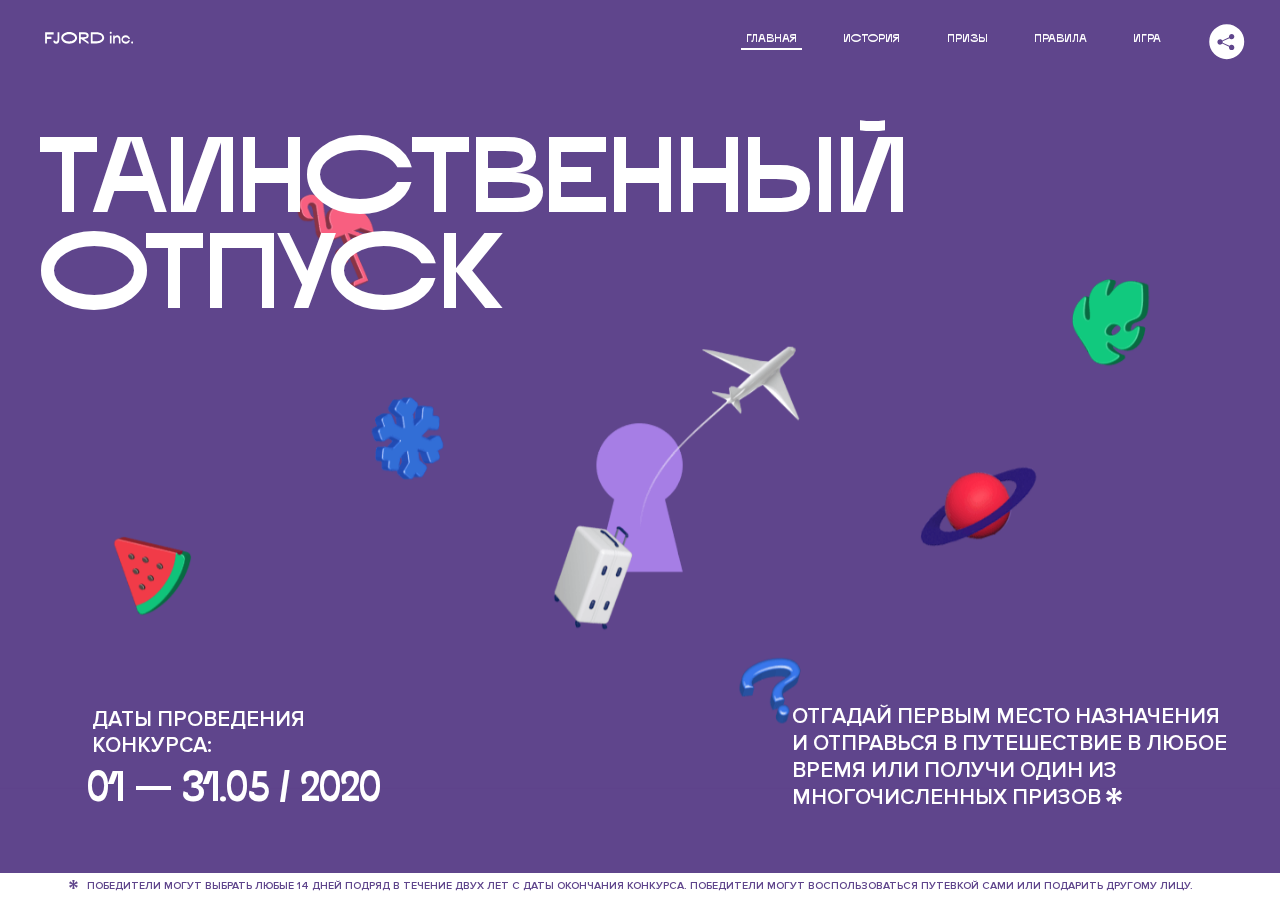
<file: 3/index.html>
<!DOCTYPE html>
<html lang="ru">
<head>
  <meta charset="UTF-8">
  <meta name="description" content="">
  <meta name="viewport" content="width=device-width, initial-scale=1.0">
  <meta http-equiv="X-UA-Compatible" content="ie=edge">
  <title>Mysterious Vacation</title>
<link href="css/style.min.css" rel="stylesheet">  <base href="https://htmlacademy-animation.github.io/2524339-magic-vacation-1/3/">
</head>
<body>

  <header class="page-header js-header">
    <div class="page-header__wrapper">
      <a href="#" class="page-header__logo" aria-label="Перейти на страницу FJORD.Inc">
        <svg width="100" height="15" viewBox="0 0 100 15" fill="none" xmlns="http://www.w3.org/2000/svg">
          <path d="M0.26 1.4V14H2.276V8.906H7.334V6.44H2.276V3.848H9.872V1.4H0.26ZM12.733 14.36C15.127 14.36 16.243 12.65 16.243 9.5V1.4H14.263V8.96C14.263 11.21 13.723 11.876 12.733 11.876C11.833 11.876 11.473 11.3 11.347 10.58L9.36702 10.94C9.63702 13.046 10.663 14.36 12.733 14.36ZM18.3918 7.7C18.3918 11.372 22.3878 14.36 27.3198 14.36C32.2518 14.36 36.2478 11.372 36.2478 7.7C36.2478 4.028 32.2518 1.04 27.3198 1.04C22.3878 1.04 18.3918 4.028 18.3918 7.7ZM20.6058 7.7C20.6058 5.378 23.6118 3.524 27.3198 3.524C30.9918 3.524 33.9798 5.378 33.9798 7.7C33.9798 10.004 30.9918 11.858 27.3198 11.858C23.6118 11.858 20.6058 10.004 20.6058 7.7ZM40.403 14V8.906H40.799L49.079 14.702V12.38L44.039 8.906H44.201C47.999 8.906 49.277 7.304 49.277 5.162C49.277 3.092 47.999 1.4 44.201 1.4H38.387V14H40.403ZM43.535 3.722C45.785 3.722 47.045 4.136 47.045 5.432C47.045 6.764 45.785 7.034 43.535 7.034H40.403V3.722H43.535ZM51.6936 1.382V14H57.8676C62.7456 14 66.7236 11.534 66.7236 7.7C66.7236 3.848 62.7456 1.382 57.8676 1.382H51.6936ZM53.7096 11.624V3.722H57.5436C61.5396 3.722 64.4916 5.018 64.4916 7.7C64.4916 10.238 61.5396 11.624 57.5436 11.624H53.7096ZM73.1832 14.018H74.9832V5H73.1832V14.018ZM72.9132 1.976C72.9132 2.57 73.3992 3.092 74.0832 3.092C74.7492 3.092 75.2352 2.57 75.2352 1.976C75.2352 1.382 74.7672 0.805999 74.0832 0.805999C73.3812 0.805999 72.9132 1.382 72.9132 1.976ZM76.7867 14H78.5687V9.104C78.7487 8.006 79.5947 6.962 81.0887 6.962C82.1147 6.962 83.2667 7.448 83.2667 9.554V14H85.0487V9.014C85.0487 6.152 83.2307 4.73 81.3587 4.73C79.9187 4.73 79.0727 5.558 78.5687 6.854V5H76.7867V14ZM90.9898 14.27C93.5098 14.27 95.3818 12.506 95.7238 10.328H94.0498C93.7258 11.3 92.6998 12.02 90.9898 12.02C88.8478 12.02 87.7678 10.922 87.7678 9.59C87.7678 8.24 88.8478 6.962 90.9898 6.962C92.7538 6.962 93.7978 7.844 94.0858 8.924H95.7418C95.4358 6.71 93.6178 4.73 90.9898 4.73C88.0918 4.73 86.1298 7.124 86.1298 9.59C86.1298 12.074 88.1278 14.27 90.9898 14.27ZM97.0693 12.938C97.0693 13.658 97.5553 14.144 98.2753 14.144C98.9953 14.144 99.4813 13.658 99.4813 12.938C99.4813 12.2 98.9953 11.714 98.2753 11.714C97.5553 11.714 97.0693 12.2 97.0693 12.938Z" fill="currentColor"></path>
        </svg>
      </a>
      <button class="page-header__toggler js-menu-toggler" type="button" aria-label="Управление мобильным меню"><span>Меню</span></button>
      <nav class="page-header__nav">
        <div class="page-header__menu js-menu" id="menu">
          <ul>
            <li>
              <a class="js-menu-link active" href="#top" data-href="top">главная</a>
            </li>
            <li>
              <a class="js-menu-link" href="#story" data-href="story">история</a>
            </li>
            <li>
              <a class="js-menu-link" href="#prizes" data-href="prizes">призы</a>
            </li>
            <li>
              <a class="js-menu-link" href="#rules" data-href="rules">правила</a>
            </li>
            <li>
              <a class="js-menu-link" href="#game" data-href="game">игра</a>
            </li>
          </ul>
        </div>
        <div class="page-header__social">
          <div class="social-block js-social-block">
            <button class="social-block__toggler" aria-label="Управлять блоком с социальными кнопками">
              <svg width="26" height="22" viewBox="0 0 27 22" fill="none" xmlns="http://www.w3.org/2000/svg">
                <path d="M19.6721 7.43664C21.6273 7.43664 23.213 5.85095 23.213 3.89566C23.213 1.94037 21.6273 0.354675 19.6721 0.354675C17.7168 0.354675 16.1311 1.94037 16.1311 3.89566C16.1311 4.19968 16.1728 4.49178 16.2458 4.77345L7.21751 8.95527C6.57519 8.05214 5.52303 7.46049 4.33078 7.46049C2.37549 7.46049 0.789795 9.04618 0.789795 11.0015C0.789795 12.9568 2.37549 14.5425 4.33078 14.5425C5.52303 14.5425 6.57668 13.9508 7.21751 13.0477L16.2458 17.2295C16.1743 17.5112 16.1311 17.8033 16.1311 18.1073C16.1311 20.0626 17.7168 21.6483 19.6721 21.6483C21.6273 21.6483 23.213 20.0626 23.213 18.1073C23.213 16.152 21.6273 14.5663 19.6721 14.5663C18.4798 14.5663 17.4262 15.158 16.7853 16.0611L7.75701 11.8793C7.82854 11.5976 7.87176 11.3055 7.87176 11.0015C7.87176 10.6974 7.83003 10.4053 7.75701 10.1237L16.7853 5.94186C17.4262 6.84499 18.4783 7.43664 19.6721 7.43664Z" fill="currentColor"></path>
              </svg>
            </button>
            <ul class="social-block__list">
              <li>
                <a class="social-block__link social-block__link--fb" href="#" aria-label="Мы на Facebook">
                  <svg width="8" height="17" viewBox="0 0 8 17" fill="none" xmlns="http://www.w3.org/2000/svg">
                    <path d="M4.24646 16.9899H1.09275L1.05793 8.49828H0V5.30707H1.05793V3.81124C1.05793 1.42084 2.57654 0 5.21735 0H7.41758V3.18585H5.30841C4.28262 3.18585 4.2478 3.48582 4.2478 4.24914V5.30707H7.42964L7.16716 8.49828H4.2478V16.9899H4.24646Z" fill="currentColor"></path>
                  </svg>
                </a>
              </li>
              <li>
                <a class="social-block__link social-block__link--insta" href="#" aria-label="Мы в Instagram">
                  <svg width="15" height="15" viewBox="0 0 15 15" fill="none" xmlns="http://www.w3.org/2000/svg">
                    <path d="M11.0197 0H4.19806C2.14246 0 0.471191 1.66993 0.471191 3.72285V10.5499C0.471191 12.6082 2.14112 14.2727 4.19806 14.2727H11.0197C13.0753 14.2727 14.7466 12.6082 14.7466 10.5499V3.72285C14.7466 1.67127 13.0753 0 11.0197 0ZM11.0197 12.4849H4.19806C3.13076 12.4849 2.26432 11.6158 2.26432 10.5512V3.72419C2.26432 2.65956 3.13076 1.79715 4.19806 1.79715H11.0197C12.087 1.79715 12.9535 2.6609 12.9535 3.72419V10.5512C12.9535 11.6145 12.087 12.4849 11.0197 12.4849Z" fill="currentColor"></path>
                    <path d="M7.60887 3.11084C5.38989 3.11084 3.58203 4.9187 3.58203 7.14036C3.58203 9.35532 5.38989 11.1645 7.60887 11.1645C9.83053 11.1645 11.6357 9.35666 11.6357 7.14036C11.6357 4.9187 9.83053 3.11084 7.60887 3.11084ZM7.60887 9.36871C6.37551 9.36871 5.37784 8.37372 5.37784 7.14036C5.37784 5.90699 6.37551 4.90665 7.60887 4.90665C8.83822 4.90665 9.84259 5.90833 9.84259 7.14036C9.84392 8.37238 8.83822 9.36871 7.60887 9.36871Z" fill="currentColor"></path>
                    <path d="M11.3573 2.35962C10.8256 2.35962 10.3931 2.79752 10.3931 3.32381C10.3931 3.85546 10.8256 4.29336 11.3573 4.29336C11.8862 4.29336 12.3215 3.85546 12.3215 3.32381C12.3215 2.79752 11.8862 2.35962 11.3573 2.35962Z" fill="currentColor"></path>
                  </svg>
                </a>
              </li>
              <li>
                <a class="social-block__link social-block__link--vk" href="#" aria-label="Мы ВКонтакте">
                  <svg width="17" height="10" viewBox="0 0 17 10" fill="none" xmlns="http://www.w3.org/2000/svg">
                    <path d="M14.1234 4.9002C14.1234 4.9002 16.3623 1.72708 16.5866 0.680242C16.6595 0.312285 16.4947 0.103188 16.1069 0.103188C16.1069 0.103188 14.8193 0.103188 14.168 0.103188C13.7235 0.103188 13.5587 0.293278 13.4235 0.579768C13.4235 0.579768 12.3724 2.82553 11.0969 4.24712C10.6861 4.70333 10.4781 4.84318 10.2511 4.84318C10.0646 4.84318 9.98625 4.6911 9.98625 4.27834V0.649016C9.98625 0.147997 9.92545 0.00135496 9.5066 0.00135496H6.39628C6.15578 0.00135496 6.0085 0.134417 6.0085 0.324506C6.0085 0.801084 6.73406 0.908351 6.73406 2.20231V4.87305C6.73406 5.40529 6.70569 5.61575 6.45303 5.61575C5.78016 5.61575 4.19528 3.30618 3.30623 0.678887C3.12923 0.145282 2.93737 0 2.43475 0H0.486409C0.205373 0 0 0.190085 0 0.476576C0 0.991172 0.60666 3.40801 2.99277 6.64358C4.59927 8.8201 6.70569 10 8.60269 10C9.76196 10 10.0416 9.80312 10.0416 9.31432V7.63883C10.0416 7.22607 10.2065 7.04956 10.4429 7.04956C10.7078 7.04956 11.1847 7.13238 12.2805 8.22268C13.5843 9.47862 13.6762 10 14.3896 10H16.5676C16.7919 10 17 9.89273 17 9.52342C17 9.02919 16.3623 8.15343 15.384 7.10659C14.9801 6.56755 14.3302 5.98914 14.1248 5.72301C13.8275 5.40801 13.9154 5.23014 14.1234 4.9002Z" fill="currentColor"></path>
                  </svg>
                </a>
              </li>
            </ul>
          </div>
        </div>
      </nav>
    </div>
  </header>

  <main class="page-content">

    <section class="animation-screen"></section>

    <section class="screen screen--hidden screen--intro" id="top">
      <div class="screen__wrapper">
        <div class="intro">
          <h1 class="intro__title">Таинственный отпуск</h1>
          <div class="intro__content">
            <div class="intro__info">
              <p class="intro__label">Даты проведения конкурса:</p>
              <p class="intro__date">01 — 31.05 / 2020</p>
            </div>
            <div class="intro__message">
              <p>
                Отгадай первым место назначения и&nbsp;отправься в&nbsp;путешествие в&nbsp;любое время или получи один из многочисленных призов
                <svg width="16" height="16" viewBox="0 0 10 10" fill="none" xmlns="http://www.w3.org/2000/svg">
                  <path d="M0 6.35337L3.90271 4.99012L0 3.64663L1.34615 1.32374L4.44287 4.01073L3.67364 0H6.34615L5.57692 4.01073L8.65385 1.32374L10 3.64663L6.13405 4.99012L10 6.35337L8.65385 8.65651L5.57692 5.98927L6.34615 10H3.67364L4.44287 5.96952L1.34615 8.65651L0 6.35337Z" fill="currentColor"></path>
                </svg>
              </p>
            </div>
          </div>
        </div>
      </div>
      <div class="screen__footer js-footer">
        <button class="screen__footer-enlarge js-footer-toggler" type="button" aria-label="Показать сообщение">
          <svg width="10" height="10" viewBox="0 0 10 10" fill="none" xmlns="http://www.w3.org/2000/svg">
            <path d="M0 6.35337L3.90271 4.99012L0 3.64663L1.34615 1.32374L4.44287 4.01073L3.67364 0H6.34615L5.57692 4.01073L8.65385 1.32374L10 3.64663L6.13405 4.99012L10 6.35337L8.65385 8.65651L5.57692 5.98927L6.34615 10H3.67364L4.44287 5.96952L1.34615 8.65651L0 6.35337Z" fill="currentColor"></path>
          </svg>
        </button>
        <button class="screen__footer-collapse js-footer-toggler" type="button" aria-label="Скрыть сообщение">
          <svg width="13" height="13" viewBox="0 0 13 13" fill="none" xmlns="http://www.w3.org/2000/svg">
            <line x1="12.3536" y1="0.353553" x2="0.738349" y2="11.9688" stroke="currentColor"></line>
            <line x1="0.738319" y1="0.539925" x2="12.3535" y2="12.1551" stroke="currentColor"></line>
          </svg>
        </button>
        <div class="screen__footer-wrapper">
          <div class="screen__footer-announce">
            <p class="screen__footer-label">Даты проведения конкурса:</p>
            <p class="screen__footer-date">01 — 31.05 / 2020</p>
          </div>
          <div class="screen__footer-note">
            <p>
              <svg width="10" height="10" viewBox="0 0 10 10" fill="none" xmlns="http://www.w3.org/2000/svg">
                <path d="M0 6.35337L3.90271 4.99012L0 3.64663L1.34615 1.32374L4.44287 4.01073L3.67364 0H6.34615L5.57692 4.01073L8.65385 1.32374L10 3.64663L6.13405 4.99012L10 6.35337L8.65385 8.65651L5.57692 5.98927L6.34615 10H3.67364L4.44287 5.96952L1.34615 8.65651L0 6.35337Z" fill="currentColor"></path>
              </svg>
              <span>Победители могут выбрать любые 14 дней подряд в&nbsp;течение двух лет с&nbsp;даты окончания конкурса. Победители могут воспользоваться путевкой сами или подарить другому лицу.</span>
            </p>
          </div>
        </div>
      </div>
    </section>

    <section class="screen screen--hidden screen--story" id="story">

      <div class="slider swiper-container js-slider">

        <div class="swiper-wrapper">

          <div class="slider__item swiper-slide">
            <h2 class="slider__item-title">История</h2>
            <p class="slider__item-text">Джеймс Таргет был основателем компании &laquo;Fjord Inc.&raquo;. С&nbsp;1965 года &laquo;Fjord Inc.&raquo; прославилась надёжными и&nbsp;удобными чемоданами и&nbsp;аксессуарами для туристов.</p>
          </div>

          <div class="slider__item swiper-slide">
            <p class="slider__item-text">Когда Джеймсу было 7&nbsp;лет, в&nbsp;их&nbsp;доме гостил дядюшка и&nbsp;развлекал детей рассказами о&nbsp;своей поездке в&nbsp;место, показавшееся малышу Таргету невероятным. Тогда Джеймс решил, что однажды посетит его, но&nbsp;не&nbsp;будет рассказывать о&nbsp;мечте, пока не&nbsp;осуществит.</p>
          </div>

          <div class="slider__item swiper-slide">
            <p class="slider__item-text">Джеймс Таргет стал увлеченным путешественником. Он&nbsp;посетил 5&nbsp;континентов, 126&nbsp;стран.</p>
          </div>

          <div class="slider__item swiper-slide">
            <p class="slider__item-text">Он&nbsp;сплавлялся по&nbsp;Амазонке и&nbsp;погружался в&nbsp;пещеры Франции, медитировал в&nbsp;горах Тибета и&nbsp;пожимал руку вождя племени Акугауа.</p>
          </div>

          <div class="slider__item swiper-slide">
            <p class="slider__item-text">Из&nbsp;своих поездок Джеймс Таргет привозил идеи, как сделать свои чемоданы &laquo;Fjord Inc.&raquo; удобными и&nbsp;приспособленными к&nbsp;разным дорожным условиям.</p>
          </div>

          <div class="slider__item swiper-slide">
            <p class="slider__item-text">Всё это время Джеймс не&nbsp;оставлял идею поездки своей мечты. Однако, как только он&nbsp;брался за&nbsp;планирование, возникали препятствия, не&nbsp;позволяющие отправиться туда.</p>
          </div>

          <div class="slider__item swiper-slide">
            <p class="slider__item-text">В&nbsp;возрасте 67&nbsp;лет Джеймс Таргет попал под лавину и&nbsp;погиб. В&nbsp;своём завещании он&nbsp;поручил отправить в&nbsp;заветное путешествие трёх смельчаков, единых с&nbsp;ним духом.</p>
          </div>

          <div class="slider__item swiper-slide">
            <p class="slider__item-text">Тех, кто сможет узнать таинственное место, задавая вопросы специально обученному ИИ&nbsp;&laquo;Соне&raquo;, ждет фантастическое путешествие.</p>
          </div>
        </div>
        <div class="slider__controls">
          <button class="slider__control slider__control--prev js-control-prev" type="button" aria-label="Показать предыдущую историю">
            <svg width="12" height="22" viewBox="0 0 12 22" fill="none" xmlns="http://www.w3.org/2000/svg">
              <path d="M11 1L1 11L11 21" stroke="currentColor" stroke-width="2" stroke-linejoin="round"></path>
            </svg>
          </button>
          <button class="slider__control slider__control--next js-control-next" type="button" aria-label="Показать следующую историю">
            <svg width="12" height="22" viewBox="0 0 12 22" fill="none" xmlns="http://www.w3.org/2000/svg">
              <path d="M1 1L11 11L1 21" stroke="currentColor" stroke-width="2" stroke-linejoin="round"></path>
            </svg>
          </button>
        </div>
        <div class="slider__pagination swiper-pagination"></div>
      </div>
    </section>

    <section class="screen screen--hidden screen--prizes" id="prizes">
      <div class="screen__wrapper">
        <div class="prizes">
          <h2 class="prizes__title">ПРизы</h2>
          <div class="prizes__lead">
            <p>Найди ответ и&nbsp;получи один из&nbsp;призов:</p>
          </div>
          <ul class="prizes__list">
            <li class="prizes__item prizes__item--journeys">
              <div class="prizes__icon">
                <picture>
                  <source srcset="img/prize1-mob.svg" media="(orientation: portrait)">
                  <img src="img/prize1.svg" alt="">
                </picture>
              </div>
              <p class="prizes__desc">
                <b>3</b>
                <span>загадочных путешествия</span>
              </p>
            </li>
            <li class="prizes__item prizes__item--cases">
              <div class="prizes__icon">
                <picture>
                  <source srcset="img/prize2-mob.svg" media="(orientation: portrait)">
                  <img src="img/prize2.svg" alt="">
                </picture>
              </div>
              <p class="prizes__desc">
                <b>7</b>
                <span>надежных чемоданов</span>
              </p>
            </li>
            <li class="prizes__item prizes__item--codes">
              <div class="prizes__icon">
                <picture>
                  <source srcset="img/prize3-mob.svg" media="(orientation: portrait)">
                  <img src="img/prize3.svg" alt="">
                </picture>
              </div>
              <p class="prizes__desc">
                <b>900</b>
                <span>
                  промокодов на&nbsp;скидку 15%
                  <svg width="10" height="10" viewBox="0 0 10 10" fill="none" xmlns="http://www.w3.org/2000/svg">
                    <path d="M0 6.35337L3.90271 4.99012L0 3.64663L1.34615 1.32374L4.44287 4.01073L3.67364 0H6.34615L5.57692 4.01073L8.65385 1.32374L10 3.64663L6.13405 4.99012L10 6.35337L8.65385 8.65651L5.57692 5.98927L6.34615 10H3.67364L4.44287 5.96952L1.34615 8.65651L0 6.35337Z" fill="currentColor"></path>
                  </svg>
                </span>
              </p>
            </li>
          </ul>
        </div>
      </div>
      <div class="screen__footer js-footer">
        <button class="screen__footer-enlarge js-footer-toggler" type="button" aria-label="Показать сообщение">
          <svg width="10" height="10" viewBox="0 0 10 10" fill="none" xmlns="http://www.w3.org/2000/svg">
            <path d="M0 6.35337L3.90271 4.99012L0 3.64663L1.34615 1.32374L4.44287 4.01073L3.67364 0H6.34615L5.57692 4.01073L8.65385 1.32374L10 3.64663L6.13405 4.99012L10 6.35337L8.65385 8.65651L5.57692 5.98927L6.34615 10H3.67364L4.44287 5.96952L1.34615 8.65651L0 6.35337Z" fill="currentColor"></path>
          </svg>
        </button>
        <button class="screen__footer-collapse js-footer-toggler" type="button" aria-label="Скрыть сообщение">
          <svg width="13" height="13" viewBox="0 0 13 13" fill="none" xmlns="http://www.w3.org/2000/svg">
            <line x1="12.3536" y1="0.353553" x2="0.738349" y2="11.9688" stroke="currentColor"></line>
            <line x1="0.738319" y1="0.539925" x2="12.3535" y2="12.1551" stroke="currentColor"></line>
          </svg>
        </button>
        <div class="screen__footer-wrapper">
          <div class="screen__footer-announce">
            <p class="screen__footer-label">Даты проведения конкурса:</p>
            <p class="screen__footer-date">01 — 31.05 / 2020</p>
          </div>
          <div class="screen__footer-note">
            <p>
              <svg width="10" height="10" viewBox="0 0 10 10" fill="none" xmlns="http://www.w3.org/2000/svg">
                <path d="M0 6.35337L3.90271 4.99012L0 3.64663L1.34615 1.32374L4.44287 4.01073L3.67364 0H6.34615L5.57692 4.01073L8.65385 1.32374L10 3.64663L6.13405 4.99012L10 6.35337L8.65385 8.65651L5.57692 5.98927L6.34615 10H3.67364L4.44287 5.96952L1.34615 8.65651L0 6.35337Z" fill="currentColor"></path>
              </svg>
              <span>Скидка&nbsp;15% на&nbsp;единоразовое приобретение путёвки с&nbsp;1&nbsp;июня 2020 по&nbsp;31&nbsp;мая 2022&nbsp;года. Суммируется с&nbsp;другими акциями</span>
            </p>
          </div>
        </div>
      </div>
    </section>

    <section class="screen screen--hidden screen--rules" id="rules">
      <div class="screen__wrapper">
        <div class="rules">
          <h2 class="rules__title">Правила</h2>
          <div class="rules__lead">
            <p>Для того чтобы получить наследство Джеймса Таргета, тебе нужно выведать у&nbsp;&laquo;Сони&raquo;, куда предстоит отправиться тебе в&nbsp;случае победы</p>
          </div>
          <ol class="rules__list">
            <li class="rules__item">
              <p>Тебе отводится <br>5&nbsp;минут</p>
            </li>
            <li class="rules__item">
              <p>Задавай любые вопросы в&nbsp;текстовом поле</p>
            </li>
            <li class="rules__item">
              <p>Нажимай кнопку &laquo;Узнать&raquo;, чтобы получить ответ</p>
            </li>
            <li class="rules__item">
              <p>&laquo;Соня&raquo; может отвечать только&nbsp;Да или Нет</p>
            </li>
          </ol>
          <a href="#game" class="rules__link btn">Погнали!</a>
        </div>
      </div>
      <div class="screen__disclaimer">
        <div class="disclaimer">
          <ul>
            <li>
              <a href="#">Правовая информация</a>
            </li>
            <li>
              <a href="#">Подробные правила</a>
            </li>
          </ul>
        </div>
      </div>
    </section>

    <section class="screen screen--hidden screen--game" id="game">
      <div class="screen__wrapper">
        <div class="game">
          <div class="game__header">
            <h2 class="game__title">Игра</h2>
            <div class="game__counter">
              <span>05</span>:<span>00</span>
            </div>
          </div>
          <div class="game__body">
            <div class="chat">
              <div class="chat__body js-chat">
                <ul class="chat__list" id="messages"></ul>
              </div>
              <div class="chat__footer">
                <form action="#" method="post" class="form" id="message-form">
                  <label for="message-field" class="visually-hidden">Поле для ввода вопроса</label>
                  <input type="text" class="form__field" id="message-field">
                  <button class="form__button btn">
                    Узнать
                    <svg width="18" height="19" viewBox="0 0 18 19" fill="none" xmlns="http://www.w3.org/2000/svg">
                      <path stroke="currentColor" stroke-width="2" d="M9 19V1"></path>
                      <path d="M1 9l8-8 8 8" stroke="currentColor" stroke-width="2" stroke-linejoin="round"></path>
                    </svg>
                  </button>
                </form>
              </div>
            </div>
          </div>
          <!-- временные кнопки для показа результата -->
          <div class="game__buttons">
            <button class="game__button btn js-show-result" type="button" data-target="result">Положительный результат</button>
            <button class="game__button btn js-show-result" type="button" data-target="result2">Положительный результат - 2</button>
            <button class="game__button btn js-show-result" type="button" data-target="result3">Отрицательный результат</button>
          </div>
        </div>
      </div>
    </section>

    <section class="screen screen--hidden screen--result" id="result">
      <div class="screen__wrapper">
        <div class="result result--trip">
          <div class="result__image">
            <picture>
              <source srcset="img/result1-mob.png 1x, img/result1-mob@2x.png 2x" media="(max-width: 768px) and (orientation: portrait)">
              <img src="img/result1.png" srcset="img/result1@2x.png 2x" alt="">
            </picture>
          </div>
          <h2 class="result__title">
            <span class="visually-hidden">ПОбеда!</span>
            <svg xmlns="http://www.w3.org/2000/svg" viewBox="0 0 568.85 109.24">
              <path d="M16,24.44V92H2.6V8H75V92H61.52V24.44H16Z" transform="translate(-2.1 -1.5)" fill="none" stroke="currentColor"></path>
              <path d="M148.76,5.6c32.88,0,59.52,19.92,59.52,44.4s-26.64,44.4-59.52,44.4S89.24,74.48,89.24,50,115.88,5.6,148.76,5.6Zm0,72.12c24.48,0,44.4-12.36,44.4-27.72s-19.92-27.84-44.4-27.84C124,22.16,104,34.52,104,50S124,77.72,148.76,77.72Z" transform="translate(-2.1 -1.5)" fill="none" stroke="currentColor"></path>
              <path d="M287.36,8V24.44H236v14.4h25.32c25.44,0,34,11.16,34,26.52,0,15.6-8.52,26.64-34,26.64H222.56V8h64.8ZM256.88,76.52c15.12,0,23.52-2,23.52-11.52S272,54.44,256.88,54.44H236V76.52h20.88Z" transform="translate(-2.1 -1.5)" fill="none" stroke="currentColor"></path>
              <path d="M371.47,8V24.44H320.84V41.6h33.6V58h-33.6V75.56h50.64V92H307.4V8h64.08Z" transform="translate(-2.1 -1.5)" fill="none" stroke="currentColor"></path>
              <path d="M382.39,110.24V75.56h7.44c4.56-4.68,7.8-18.36,8.76-56L399,8h48.6V75.56h10v34.68H442.87V92H397v18.24H382.39Zm51.72-34.68V24.44H411.55v3.12c-0.48,22.44-3.24,37.68-7.2,48h29.76Z" transform="translate(-2.1 -1.5)" fill="none" stroke="currentColor"></path>
              <path d="M463.75,92l28-84h27.12l28.08,84H533.47l-7.8-23.52h-37.8L480.07,92H463.75Zm56.64-40L507,11.84,493.51,52h26.88Z" transform="translate(-2.1 -1.5)" fill="none" stroke="currentColor"></path>
              <path d="M554.12,70.4L555.55,2H569l1.44,68.4H554.12Zm8.28,6.36c4.8,0,8,3.24,8,8.16a8,8,0,1,1-16.08,0C554.35,80,557.59,76.76,562.39,76.76Z" transform="translate(-2.1 -1.5)" fill="none" stroke="currentColor"></path>
            </svg>
          </h2>
          <div class="result__text">
            <p>ты&nbsp;отправляешься в&nbsp;Арктику!</p>
          </div>
          <div class="result__form">
            <form action="#" method="post" class="form form--result">
              <label for="email-field" class="form__label">зарегистрируй результат</label>
              <input type="email" class="form__field" id="email-field" placeholder="e-mail для регистации результата и получения приза" required="">
              <button class="form__button btn">
                отправить
                <svg width="18" height="19" viewBox="0 0 18 19" fill="none" xmlns="http://www.w3.org/2000/svg">
                  <path stroke="currentColor" stroke-width="2" d="M9 19V1"></path>
                  <path d="M1 9l8-8 8 8" stroke="currentColor" stroke-width="2" stroke-linejoin="round"></path>
                </svg>
              </button>
            </form>
          </div>
        </div>
      </div>
    </section>

    <section class="screen screen--hidden screen--result" id="result2">
      <div class="screen__wrapper">
        <div class="result result--prize">
          <div class="result__image">
            <picture>
              <source srcset="img/result2-mob.png 1x, img/result2-mob@2x.png 2x" media="(max-width: 768px) and (orientation: portrait)">
              <img src="img/result2.png" srcset="img/result2@2x.png 2x" alt="">
            </picture>
          </div>
          <h2 class="result__title">
            <span class="visually-hidden">ПОбеда!</span>
            <svg xmlns="http://www.w3.org/2000/svg" viewBox="0 0 568.85 109.24">
              <path d="M16,24.44V92H2.6V8H75V92H61.52V24.44H16Z" transform="translate(-2.1 -1.5)" fill="none" stroke="currentColor"></path>
              <path d="M148.76,5.6c32.88,0,59.52,19.92,59.52,44.4s-26.64,44.4-59.52,44.4S89.24,74.48,89.24,50,115.88,5.6,148.76,5.6Zm0,72.12c24.48,0,44.4-12.36,44.4-27.72s-19.92-27.84-44.4-27.84C124,22.16,104,34.52,104,50S124,77.72,148.76,77.72Z" transform="translate(-2.1 -1.5)" fill="none" stroke="currentColor"></path>
              <path d="M287.36,8V24.44H236v14.4h25.32c25.44,0,34,11.16,34,26.52,0,15.6-8.52,26.64-34,26.64H222.56V8h64.8ZM256.88,76.52c15.12,0,23.52-2,23.52-11.52S272,54.44,256.88,54.44H236V76.52h20.88Z" transform="translate(-2.1 -1.5)" fill="none" stroke="currentColor"></path>
              <path d="M371.47,8V24.44H320.84V41.6h33.6V58h-33.6V75.56h50.64V92H307.4V8h64.08Z" transform="translate(-2.1 -1.5)" fill="none" stroke="currentColor"></path>
              <path d="M382.39,110.24V75.56h7.44c4.56-4.68,7.8-18.36,8.76-56L399,8h48.6V75.56h10v34.68H442.87V92H397v18.24H382.39Zm51.72-34.68V24.44H411.55v3.12c-0.48,22.44-3.24,37.68-7.2,48h29.76Z" transform="translate(-2.1 -1.5)" fill="none" stroke="currentColor"></path>
              <path d="M463.75,92l28-84h27.12l28.08,84H533.47l-7.8-23.52h-37.8L480.07,92H463.75Zm56.64-40L507,11.84,493.51,52h26.88Z" transform="translate(-2.1 -1.5)" fill="none" stroke="currentColor"></path>
              <path d="M554.12,70.4L555.55,2H569l1.44,68.4H554.12Zm8.28,6.36c4.8,0,8,3.24,8,8.16a8,8,0,1,1-16.08,0C554.35,80,557.59,76.76,562.39,76.76Z" transform="translate(-2.1 -1.5)" fill="none" stroke="currentColor"></path>
            </svg>
          </h2>
          <div class="result__text">
            <p>чемодан &laquo;Fjord&nbsp;Inc.&raquo;&nbsp;твой</p>
          </div>
          <div class="result__form">
            <form action="#" method="post" class="form form--result">
              <label for="email-field2" class="form__label">зарегистрируй результат</label>
              <input type="email" class="form__field" id="email-field2" placeholder="e-mail для регистации результата и получения приза" required="">
              <button class="form__button btn">
                отправить
                <svg width="18" height="19" viewBox="0 0 18 19" fill="none" xmlns="http://www.w3.org/2000/svg">
                  <path stroke="currentColor" stroke-width="2" d="M9 19V1"></path>
                  <path d="M1 9l8-8 8 8" stroke="currentColor" stroke-width="2" stroke-linejoin="round"></path>
                </svg>
              </button>
            </form>
          </div>
        </div>
      </div>
    </section>

    <section class="screen screen--hidden screen--result" id="result3">
      <div class="screen__wrapper">
        <div class="result result--negative">
          <div class="result__image">
            <picture>
              <source srcset="img/result3-mob.png 1x, img/result3-mob@2x.png 2x" media="(max-width: 768px) and (orientation: portrait)">
              <img src="img/result3.png" srcset="img/result3@2x.png 2x" alt="">
            </picture>
          </div>
          <h2 class="result__title">
            <span class="visually-hidden">Не угадал!</span>
            <svg xmlns="http://www.w3.org/2000/svg" viewBox="0 0 660.77 109.24">
              <path d="M2.66,92V8H16.1V42.2H53.3V8H66.74V92H53.3V58.64H16.1V92H2.66Z" transform="translate(-2.16 -1.5)" fill="none" stroke="currentColor"></path>
              <path d="M147.62,8V24.44H97V41.6h33.6V58H97V75.56h50.64V92H83.54V8h64.08Z" transform="translate(-2.16 -1.5)" fill="none" stroke="currentColor"></path>
              <path d="M199.22,8l20.52,42.36L235.34,8h16.44l-31,84H204.38l9.48-25.92L185.78,8h13.44Z" transform="translate(-2.16 -1.5)" fill="none" stroke="currentColor"></path>
              <path d="M273.74,24.44V92H260.3V8h50.16V24.44H273.74Z" transform="translate(-2.16 -1.5)" fill="none" stroke="currentColor"></path>
              <path d="M307.1,92l28-84h27.12l28.08,84H376.82L369,68.48h-37.8L323.42,92H307.1Zm56.64-40L350.3,11.84,336.86,52h26.88Z" transform="translate(-2.16 -1.5)" fill="none" stroke="currentColor"></path>
              <path d="M396.38,110.24V75.56h7.44c4.56-4.68,7.8-18.36,8.76-56L412.94,8h48.6V75.56h10v34.68H456.86V92H411v18.24H396.38ZM448.1,75.56V24.44H425.54v3.12c-0.48,22.44-3.24,37.68-7.2,48H448.1Z" transform="translate(-2.16 -1.5)" fill="none" stroke="currentColor"></path>
              <path d="M477.74,92l28-84h27.12L560.9,92H547.46l-7.8-23.52h-37.8L494.06,92H477.74Zm56.64-40-13.44-40.2L507.5,52h26.88Z" transform="translate(-2.16 -1.5)" fill="none" stroke="currentColor"></path>
              <path d="M568.7,76.88a13.77,13.77,0,0,0,5,1c6.6,0,10.44-6.24,12-58.32L586.22,8h46.2V92H619V24.44H598.82l-0.12,3.12C597.14,81,589,94.4,573.74,94.4a28.55,28.55,0,0,1-6.72-.84Z" transform="translate(-2.16 -1.5)" fill="none" stroke="currentColor"></path>
              <path d="M646.1,70.4L647.54,2H661l1.44,68.4H646.1Zm8.28,6.36c4.8,0,8,3.24,8,8.16a8,8,0,0,1-16.08,0C646.34,80,649.58,76.76,654.38,76.76Z" transform="translate(-2.16 -1.5)" fill="none" stroke="currentColor"></path>
            </svg>
          </h2>
          <button class="result__button js-play" type="button">
            не сдавайся!
            <span>
              <svg width="27" height="22" viewBox="0 0 27 22" fill="none" xmlns="http://www.w3.org/2000/svg">
                <path d="M10.6899 1.47998C5.42992 1.47998 1.16992 5.73998 1.16992 11C1.16992 16.26 5.42992 20.52 10.6899 20.52C15.9499 20.52 20.2099 16.26 20.2099 11V7.13998" stroke="currentColor" stroke-width="2" stroke-miterlimit="10"></path>
                <path d="M15.1099 12.5099L20.1499 7.13989L25.3099 12.6299" stroke="currentColor" stroke-width="2" stroke-miterlimit="10" stroke-linejoin="round"></path>
              </svg>
            </span>
          </button>
        </div>
      </div>
    </section>

  </main>

<script src="js/script.js"></script></body>
</html>
</file>
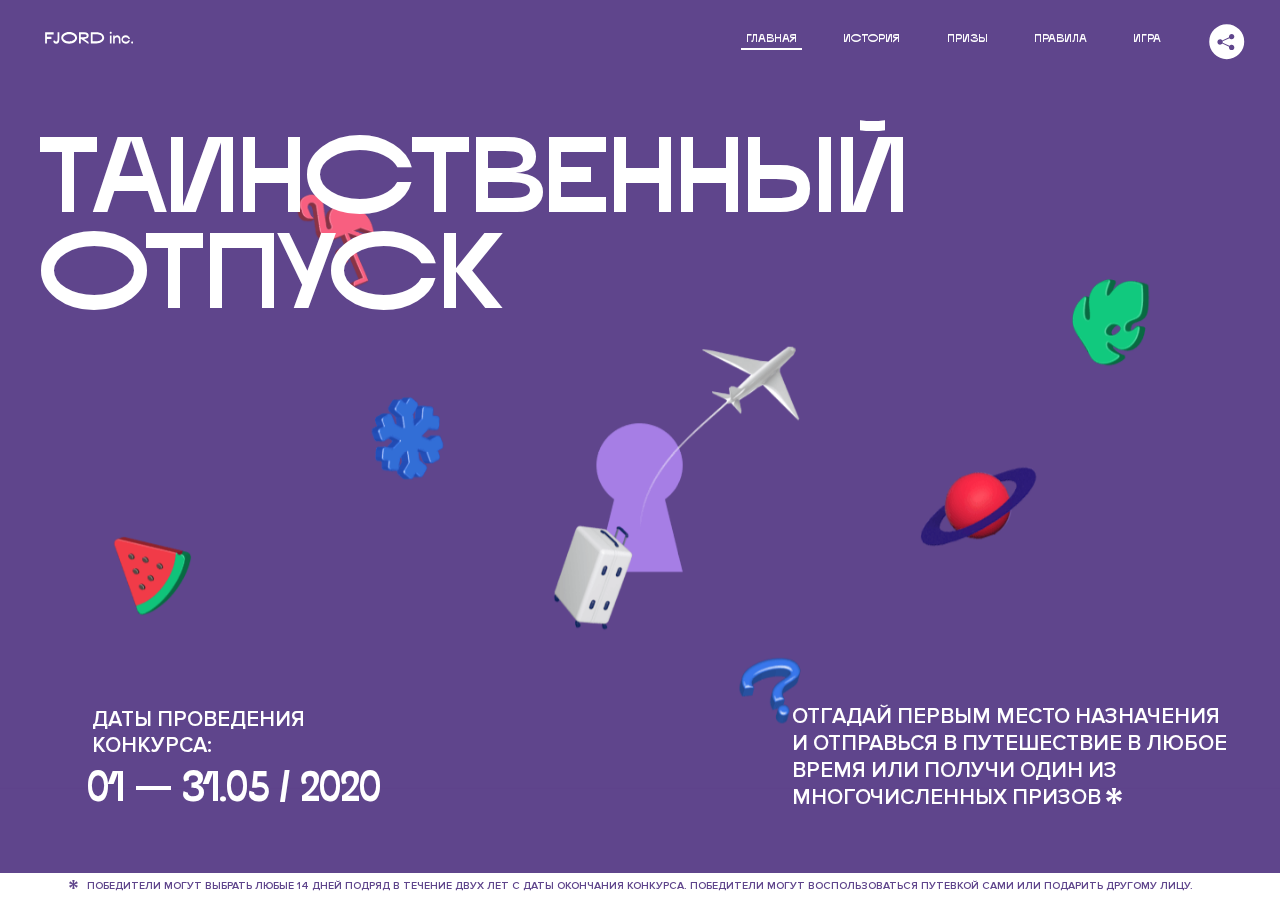
<file: 4/index.html>
<!DOCTYPE html>
<html lang="ru">
<head>
  <meta charset="UTF-8">
  <meta name="description" content="">
  <meta name="viewport" content="width=device-width, initial-scale=1.0">
  <meta http-equiv="X-UA-Compatible" content="ie=edge">
  <title>Mysterious Vacation</title>
<link href="css/style.min.css" rel="stylesheet">  <base href="https://htmlacademy-animation.github.io/2524339-magic-vacation-1/4/">
</head>
<body>

  <header class="page-header js-header">
    <div class="page-header__wrapper">
      <a href="#" class="page-header__logo" aria-label="Перейти на страницу FJORD.Inc">
        <svg width="100" height="15" viewBox="0 0 100 15" fill="none" xmlns="http://www.w3.org/2000/svg">
          <path d="M0.26 1.4V14H2.276V8.906H7.334V6.44H2.276V3.848H9.872V1.4H0.26ZM12.733 14.36C15.127 14.36 16.243 12.65 16.243 9.5V1.4H14.263V8.96C14.263 11.21 13.723 11.876 12.733 11.876C11.833 11.876 11.473 11.3 11.347 10.58L9.36702 10.94C9.63702 13.046 10.663 14.36 12.733 14.36ZM18.3918 7.7C18.3918 11.372 22.3878 14.36 27.3198 14.36C32.2518 14.36 36.2478 11.372 36.2478 7.7C36.2478 4.028 32.2518 1.04 27.3198 1.04C22.3878 1.04 18.3918 4.028 18.3918 7.7ZM20.6058 7.7C20.6058 5.378 23.6118 3.524 27.3198 3.524C30.9918 3.524 33.9798 5.378 33.9798 7.7C33.9798 10.004 30.9918 11.858 27.3198 11.858C23.6118 11.858 20.6058 10.004 20.6058 7.7ZM40.403 14V8.906H40.799L49.079 14.702V12.38L44.039 8.906H44.201C47.999 8.906 49.277 7.304 49.277 5.162C49.277 3.092 47.999 1.4 44.201 1.4H38.387V14H40.403ZM43.535 3.722C45.785 3.722 47.045 4.136 47.045 5.432C47.045 6.764 45.785 7.034 43.535 7.034H40.403V3.722H43.535ZM51.6936 1.382V14H57.8676C62.7456 14 66.7236 11.534 66.7236 7.7C66.7236 3.848 62.7456 1.382 57.8676 1.382H51.6936ZM53.7096 11.624V3.722H57.5436C61.5396 3.722 64.4916 5.018 64.4916 7.7C64.4916 10.238 61.5396 11.624 57.5436 11.624H53.7096ZM73.1832 14.018H74.9832V5H73.1832V14.018ZM72.9132 1.976C72.9132 2.57 73.3992 3.092 74.0832 3.092C74.7492 3.092 75.2352 2.57 75.2352 1.976C75.2352 1.382 74.7672 0.805999 74.0832 0.805999C73.3812 0.805999 72.9132 1.382 72.9132 1.976ZM76.7867 14H78.5687V9.104C78.7487 8.006 79.5947 6.962 81.0887 6.962C82.1147 6.962 83.2667 7.448 83.2667 9.554V14H85.0487V9.014C85.0487 6.152 83.2307 4.73 81.3587 4.73C79.9187 4.73 79.0727 5.558 78.5687 6.854V5H76.7867V14ZM90.9898 14.27C93.5098 14.27 95.3818 12.506 95.7238 10.328H94.0498C93.7258 11.3 92.6998 12.02 90.9898 12.02C88.8478 12.02 87.7678 10.922 87.7678 9.59C87.7678 8.24 88.8478 6.962 90.9898 6.962C92.7538 6.962 93.7978 7.844 94.0858 8.924H95.7418C95.4358 6.71 93.6178 4.73 90.9898 4.73C88.0918 4.73 86.1298 7.124 86.1298 9.59C86.1298 12.074 88.1278 14.27 90.9898 14.27ZM97.0693 12.938C97.0693 13.658 97.5553 14.144 98.2753 14.144C98.9953 14.144 99.4813 13.658 99.4813 12.938C99.4813 12.2 98.9953 11.714 98.2753 11.714C97.5553 11.714 97.0693 12.2 97.0693 12.938Z" fill="currentColor"></path>
        </svg>
      </a>
      <button class="page-header__toggler js-menu-toggler" type="button" aria-label="Управление мобильным меню"><span>Меню</span></button>
      <nav class="page-header__nav">
        <div class="page-header__menu js-menu" id="menu">
          <ul>
            <li>
              <a class="js-menu-link active" href="#top" data-href="top">главная</a>
            </li>
            <li>
              <a class="js-menu-link" href="#story" data-href="story">история</a>
            </li>
            <li>
              <a class="js-menu-link" href="#prizes" data-href="prizes">призы</a>
            </li>
            <li>
              <a class="js-menu-link" href="#rules" data-href="rules">правила</a>
            </li>
            <li>
              <a class="js-menu-link" href="#game" data-href="game">игра</a>
            </li>
          </ul>
        </div>
        <div class="page-header__social">
          <div class="social-block js-social-block">
            <button class="social-block__toggler" aria-label="Управлять блоком с социальными кнопками">
              <svg width="26" height="22" viewBox="0 0 27 22" fill="none" xmlns="http://www.w3.org/2000/svg">
                <path d="M19.6721 7.43664C21.6273 7.43664 23.213 5.85095 23.213 3.89566C23.213 1.94037 21.6273 0.354675 19.6721 0.354675C17.7168 0.354675 16.1311 1.94037 16.1311 3.89566C16.1311 4.19968 16.1728 4.49178 16.2458 4.77345L7.21751 8.95527C6.57519 8.05214 5.52303 7.46049 4.33078 7.46049C2.37549 7.46049 0.789795 9.04618 0.789795 11.0015C0.789795 12.9568 2.37549 14.5425 4.33078 14.5425C5.52303 14.5425 6.57668 13.9508 7.21751 13.0477L16.2458 17.2295C16.1743 17.5112 16.1311 17.8033 16.1311 18.1073C16.1311 20.0626 17.7168 21.6483 19.6721 21.6483C21.6273 21.6483 23.213 20.0626 23.213 18.1073C23.213 16.152 21.6273 14.5663 19.6721 14.5663C18.4798 14.5663 17.4262 15.158 16.7853 16.0611L7.75701 11.8793C7.82854 11.5976 7.87176 11.3055 7.87176 11.0015C7.87176 10.6974 7.83003 10.4053 7.75701 10.1237L16.7853 5.94186C17.4262 6.84499 18.4783 7.43664 19.6721 7.43664Z" fill="currentColor"></path>
              </svg>
            </button>
            <ul class="social-block__list">
              <li>
                <a class="social-block__link social-block__link--fb" href="#" aria-label="Мы на Facebook">
                  <svg width="8" height="17" viewBox="0 0 8 17" fill="none" xmlns="http://www.w3.org/2000/svg">
                    <path d="M4.24646 16.9899H1.09275L1.05793 8.49828H0V5.30707H1.05793V3.81124C1.05793 1.42084 2.57654 0 5.21735 0H7.41758V3.18585H5.30841C4.28262 3.18585 4.2478 3.48582 4.2478 4.24914V5.30707H7.42964L7.16716 8.49828H4.2478V16.9899H4.24646Z" fill="currentColor"></path>
                  </svg>
                </a>
              </li>
              <li>
                <a class="social-block__link social-block__link--insta" href="#" aria-label="Мы в Instagram">
                  <svg width="15" height="15" viewBox="0 0 15 15" fill="none" xmlns="http://www.w3.org/2000/svg">
                    <path d="M11.0197 0H4.19806C2.14246 0 0.471191 1.66993 0.471191 3.72285V10.5499C0.471191 12.6082 2.14112 14.2727 4.19806 14.2727H11.0197C13.0753 14.2727 14.7466 12.6082 14.7466 10.5499V3.72285C14.7466 1.67127 13.0753 0 11.0197 0ZM11.0197 12.4849H4.19806C3.13076 12.4849 2.26432 11.6158 2.26432 10.5512V3.72419C2.26432 2.65956 3.13076 1.79715 4.19806 1.79715H11.0197C12.087 1.79715 12.9535 2.6609 12.9535 3.72419V10.5512C12.9535 11.6145 12.087 12.4849 11.0197 12.4849Z" fill="currentColor"></path>
                    <path d="M7.60887 3.11084C5.38989 3.11084 3.58203 4.9187 3.58203 7.14036C3.58203 9.35532 5.38989 11.1645 7.60887 11.1645C9.83053 11.1645 11.6357 9.35666 11.6357 7.14036C11.6357 4.9187 9.83053 3.11084 7.60887 3.11084ZM7.60887 9.36871C6.37551 9.36871 5.37784 8.37372 5.37784 7.14036C5.37784 5.90699 6.37551 4.90665 7.60887 4.90665C8.83822 4.90665 9.84259 5.90833 9.84259 7.14036C9.84392 8.37238 8.83822 9.36871 7.60887 9.36871Z" fill="currentColor"></path>
                    <path d="M11.3573 2.35962C10.8256 2.35962 10.3931 2.79752 10.3931 3.32381C10.3931 3.85546 10.8256 4.29336 11.3573 4.29336C11.8862 4.29336 12.3215 3.85546 12.3215 3.32381C12.3215 2.79752 11.8862 2.35962 11.3573 2.35962Z" fill="currentColor"></path>
                  </svg>
                </a>
              </li>
              <li>
                <a class="social-block__link social-block__link--vk" href="#" aria-label="Мы ВКонтакте">
                  <svg width="17" height="10" viewBox="0 0 17 10" fill="none" xmlns="http://www.w3.org/2000/svg">
                    <path d="M14.1234 4.9002C14.1234 4.9002 16.3623 1.72708 16.5866 0.680242C16.6595 0.312285 16.4947 0.103188 16.1069 0.103188C16.1069 0.103188 14.8193 0.103188 14.168 0.103188C13.7235 0.103188 13.5587 0.293278 13.4235 0.579768C13.4235 0.579768 12.3724 2.82553 11.0969 4.24712C10.6861 4.70333 10.4781 4.84318 10.2511 4.84318C10.0646 4.84318 9.98625 4.6911 9.98625 4.27834V0.649016C9.98625 0.147997 9.92545 0.00135496 9.5066 0.00135496H6.39628C6.15578 0.00135496 6.0085 0.134417 6.0085 0.324506C6.0085 0.801084 6.73406 0.908351 6.73406 2.20231V4.87305C6.73406 5.40529 6.70569 5.61575 6.45303 5.61575C5.78016 5.61575 4.19528 3.30618 3.30623 0.678887C3.12923 0.145282 2.93737 0 2.43475 0H0.486409C0.205373 0 0 0.190085 0 0.476576C0 0.991172 0.60666 3.40801 2.99277 6.64358C4.59927 8.8201 6.70569 10 8.60269 10C9.76196 10 10.0416 9.80312 10.0416 9.31432V7.63883C10.0416 7.22607 10.2065 7.04956 10.4429 7.04956C10.7078 7.04956 11.1847 7.13238 12.2805 8.22268C13.5843 9.47862 13.6762 10 14.3896 10H16.5676C16.7919 10 17 9.89273 17 9.52342C17 9.02919 16.3623 8.15343 15.384 7.10659C14.9801 6.56755 14.3302 5.98914 14.1248 5.72301C13.8275 5.40801 13.9154 5.23014 14.1234 4.9002Z" fill="currentColor"></path>
                  </svg>
                </a>
              </li>
            </ul>
          </div>
        </div>
      </nav>
    </div>
  </header>

  <main class="page-content">

    <section class="animation-screen"></section>

    <section class="screen screen--hidden screen--intro" id="top">
      <div class="screen__wrapper">
        <div class="intro">
          <h1 class="intro__title">Таинственный отпуск</h1>
          <div class="intro__content">
            <div class="intro__info">
              <p class="intro__label">Даты проведения конкурса:</p>
              <p class="intro__date">01 — 31.05 / 2020</p>
            </div>
            <div class="intro__message">
              <p>
                Отгадай первым место назначения и&nbsp;отправься в&nbsp;путешествие в&nbsp;любое время или получи один из многочисленных призов
                <svg width="16" height="16" viewBox="0 0 10 10" fill="none" xmlns="http://www.w3.org/2000/svg">
                  <path d="M0 6.35337L3.90271 4.99012L0 3.64663L1.34615 1.32374L4.44287 4.01073L3.67364 0H6.34615L5.57692 4.01073L8.65385 1.32374L10 3.64663L6.13405 4.99012L10 6.35337L8.65385 8.65651L5.57692 5.98927L6.34615 10H3.67364L4.44287 5.96952L1.34615 8.65651L0 6.35337Z" fill="currentColor"></path>
                </svg>
              </p>
            </div>
          </div>
        </div>
      </div>
      <div class="screen__footer js-footer">
        <button class="screen__footer-enlarge js-footer-toggler" type="button" aria-label="Показать сообщение">
          <svg width="10" height="10" viewBox="0 0 10 10" fill="none" xmlns="http://www.w3.org/2000/svg">
            <path d="M0 6.35337L3.90271 4.99012L0 3.64663L1.34615 1.32374L4.44287 4.01073L3.67364 0H6.34615L5.57692 4.01073L8.65385 1.32374L10 3.64663L6.13405 4.99012L10 6.35337L8.65385 8.65651L5.57692 5.98927L6.34615 10H3.67364L4.44287 5.96952L1.34615 8.65651L0 6.35337Z" fill="currentColor"></path>
          </svg>
        </button>
        <button class="screen__footer-collapse js-footer-toggler" type="button" aria-label="Скрыть сообщение">
          <svg width="13" height="13" viewBox="0 0 13 13" fill="none" xmlns="http://www.w3.org/2000/svg">
            <line x1="12.3536" y1="0.353553" x2="0.738349" y2="11.9688" stroke="currentColor"></line>
            <line x1="0.738319" y1="0.539925" x2="12.3535" y2="12.1551" stroke="currentColor"></line>
          </svg>
        </button>
        <div class="screen__footer-wrapper">
          <div class="screen__footer-announce">
            <p class="screen__footer-label">Даты проведения конкурса:</p>
            <p class="screen__footer-date">01 — 31.05 / 2020</p>
          </div>
          <div class="screen__footer-note">
            <p>
              <svg width="10" height="10" viewBox="0 0 10 10" fill="none" xmlns="http://www.w3.org/2000/svg">
                <path d="M0 6.35337L3.90271 4.99012L0 3.64663L1.34615 1.32374L4.44287 4.01073L3.67364 0H6.34615L5.57692 4.01073L8.65385 1.32374L10 3.64663L6.13405 4.99012L10 6.35337L8.65385 8.65651L5.57692 5.98927L6.34615 10H3.67364L4.44287 5.96952L1.34615 8.65651L0 6.35337Z" fill="currentColor"></path>
              </svg>
              <span>Победители могут выбрать любые 14 дней подряд в&nbsp;течение двух лет с&nbsp;даты окончания конкурса. Победители могут воспользоваться путевкой сами или подарить другому лицу.</span>
            </p>
          </div>
        </div>
      </div>
    </section>

    <section class="screen screen--hidden screen--story" id="story">

      <div class="slider swiper-container js-slider">

        <div class="swiper-wrapper">

          <div class="slider__item swiper-slide">
            <h2 class="slider__item-title">История</h2>
            <p class="slider__item-text">Джеймс Таргет был основателем компании &laquo;Fjord Inc.&raquo;. С&nbsp;1965 года &laquo;Fjord Inc.&raquo; прославилась надёжными и&nbsp;удобными чемоданами и&nbsp;аксессуарами для туристов.</p>
          </div>

          <div class="slider__item swiper-slide">
            <p class="slider__item-text">Когда Джеймсу было 7&nbsp;лет, в&nbsp;их&nbsp;доме гостил дядюшка и&nbsp;развлекал детей рассказами о&nbsp;своей поездке в&nbsp;место, показавшееся малышу Таргету невероятным. Тогда Джеймс решил, что однажды посетит его, но&nbsp;не&nbsp;будет рассказывать о&nbsp;мечте, пока не&nbsp;осуществит.</p>
          </div>

          <div class="slider__item swiper-slide">
            <p class="slider__item-text">Джеймс Таргет стал увлеченным путешественником. Он&nbsp;посетил 5&nbsp;континентов, 126&nbsp;стран.</p>
          </div>

          <div class="slider__item swiper-slide">
            <p class="slider__item-text">Он&nbsp;сплавлялся по&nbsp;Амазонке и&nbsp;погружался в&nbsp;пещеры Франции, медитировал в&nbsp;горах Тибета и&nbsp;пожимал руку вождя племени Акугауа.</p>
          </div>

          <div class="slider__item swiper-slide">
            <p class="slider__item-text">Из&nbsp;своих поездок Джеймс Таргет привозил идеи, как сделать свои чемоданы &laquo;Fjord Inc.&raquo; удобными и&nbsp;приспособленными к&nbsp;разным дорожным условиям.</p>
          </div>

          <div class="slider__item swiper-slide">
            <p class="slider__item-text">Всё это время Джеймс не&nbsp;оставлял идею поездки своей мечты. Однако, как только он&nbsp;брался за&nbsp;планирование, возникали препятствия, не&nbsp;позволяющие отправиться туда.</p>
          </div>

          <div class="slider__item swiper-slide">
            <p class="slider__item-text">В&nbsp;возрасте 67&nbsp;лет Джеймс Таргет попал под лавину и&nbsp;погиб. В&nbsp;своём завещании он&nbsp;поручил отправить в&nbsp;заветное путешествие трёх смельчаков, единых с&nbsp;ним духом.</p>
          </div>

          <div class="slider__item swiper-slide">
            <p class="slider__item-text">Тех, кто сможет узнать таинственное место, задавая вопросы специально обученному ИИ&nbsp;&laquo;Соне&raquo;, ждет фантастическое путешествие.</p>
          </div>
        </div>
        <div class="slider__controls">
          <button class="slider__control slider__control--prev js-control-prev" type="button" aria-label="Показать предыдущую историю">
            <svg width="12" height="22" viewBox="0 0 12 22" fill="none" xmlns="http://www.w3.org/2000/svg">
              <path d="M11 1L1 11L11 21" stroke="currentColor" stroke-width="2" stroke-linejoin="round"></path>
            </svg>
          </button>
          <button class="slider__control slider__control--next js-control-next" type="button" aria-label="Показать следующую историю">
            <svg width="12" height="22" viewBox="0 0 12 22" fill="none" xmlns="http://www.w3.org/2000/svg">
              <path d="M1 1L11 11L1 21" stroke="currentColor" stroke-width="2" stroke-linejoin="round"></path>
            </svg>
          </button>
        </div>
        <div class="slider__pagination swiper-pagination"></div>
      </div>
    </section>

    <section class="screen screen--hidden screen--prizes" id="prizes">
      <div class="screen__wrapper">
        <div class="prizes">
          <h2 class="prizes__title">ПРизы</h2>
          <div class="prizes__lead">
            <p>Найди ответ и&nbsp;получи один из&nbsp;призов:</p>
          </div>
          <ul class="prizes__list">
            <li class="prizes__item prizes__item--journeys">
              <div class="prizes__icon">
                <picture>
                  <source srcset="img/prize1-mob.svg" media="(orientation: portrait)">
                  <img src="img/prize1.svg" alt="">
                </picture>
              </div>
              <p class="prizes__desc">
                <b>3</b>
                <span>загадочных путешествия</span>
              </p>
            </li>
            <li class="prizes__item prizes__item--cases">
              <div class="prizes__icon">
                <picture>
                  <source srcset="img/prize2-mob.svg" media="(orientation: portrait)">
                  <img src="img/prize2.svg" alt="">
                </picture>
              </div>
              <p class="prizes__desc">
                <b>7</b>
                <span>надежных чемоданов</span>
              </p>
            </li>
            <li class="prizes__item prizes__item--codes">
              <div class="prizes__icon">
                <picture>
                  <source srcset="img/prize3-mob.svg" media="(orientation: portrait)">
                  <img src="img/prize3.svg" alt="">
                </picture>
              </div>
              <p class="prizes__desc">
                <b>900</b>
                <span>
                  промокодов на&nbsp;скидку 15%
                  <svg width="10" height="10" viewBox="0 0 10 10" fill="none" xmlns="http://www.w3.org/2000/svg">
                    <path d="M0 6.35337L3.90271 4.99012L0 3.64663L1.34615 1.32374L4.44287 4.01073L3.67364 0H6.34615L5.57692 4.01073L8.65385 1.32374L10 3.64663L6.13405 4.99012L10 6.35337L8.65385 8.65651L5.57692 5.98927L6.34615 10H3.67364L4.44287 5.96952L1.34615 8.65651L0 6.35337Z" fill="currentColor"></path>
                  </svg>
                </span>
              </p>
            </li>
          </ul>
        </div>
      </div>
      <div class="screen__footer js-footer">
        <button class="screen__footer-enlarge js-footer-toggler" type="button" aria-label="Показать сообщение">
          <svg width="10" height="10" viewBox="0 0 10 10" fill="none" xmlns="http://www.w3.org/2000/svg">
            <path d="M0 6.35337L3.90271 4.99012L0 3.64663L1.34615 1.32374L4.44287 4.01073L3.67364 0H6.34615L5.57692 4.01073L8.65385 1.32374L10 3.64663L6.13405 4.99012L10 6.35337L8.65385 8.65651L5.57692 5.98927L6.34615 10H3.67364L4.44287 5.96952L1.34615 8.65651L0 6.35337Z" fill="currentColor"></path>
          </svg>
        </button>
        <button class="screen__footer-collapse js-footer-toggler" type="button" aria-label="Скрыть сообщение">
          <svg width="13" height="13" viewBox="0 0 13 13" fill="none" xmlns="http://www.w3.org/2000/svg">
            <line x1="12.3536" y1="0.353553" x2="0.738349" y2="11.9688" stroke="currentColor"></line>
            <line x1="0.738319" y1="0.539925" x2="12.3535" y2="12.1551" stroke="currentColor"></line>
          </svg>
        </button>
        <div class="screen__footer-wrapper">
          <div class="screen__footer-announce">
            <p class="screen__footer-label">Даты проведения конкурса:</p>
            <p class="screen__footer-date">01 — 31.05 / 2020</p>
          </div>
          <div class="screen__footer-note">
            <p>
              <svg width="10" height="10" viewBox="0 0 10 10" fill="none" xmlns="http://www.w3.org/2000/svg">
                <path d="M0 6.35337L3.90271 4.99012L0 3.64663L1.34615 1.32374L4.44287 4.01073L3.67364 0H6.34615L5.57692 4.01073L8.65385 1.32374L10 3.64663L6.13405 4.99012L10 6.35337L8.65385 8.65651L5.57692 5.98927L6.34615 10H3.67364L4.44287 5.96952L1.34615 8.65651L0 6.35337Z" fill="currentColor"></path>
              </svg>
              <span>Скидка&nbsp;15% на&nbsp;единоразовое приобретение путёвки с&nbsp;1&nbsp;июня 2020 по&nbsp;31&nbsp;мая 2022&nbsp;года. Суммируется с&nbsp;другими акциями</span>
            </p>
          </div>
        </div>
      </div>
    </section>

    <section class="screen screen--hidden screen--rules" id="rules">
      <div class="screen__wrapper">
        <div class="rules">
          <h2 class="rules__title">Правила</h2>
          <div class="rules__lead">
            <p>Для того чтобы получить наследство Джеймса Таргета, тебе нужно выведать у&nbsp;&laquo;Сони&raquo;, куда предстоит отправиться тебе в&nbsp;случае победы</p>
          </div>
          <ol class="rules__list">
            <li class="rules__item">
              <p>Тебе отводится <br>5&nbsp;минут</p>
            </li>
            <li class="rules__item">
              <p>Задавай любые вопросы в&nbsp;текстовом поле</p>
            </li>
            <li class="rules__item">
              <p>Нажимай кнопку &laquo;Узнать&raquo;, чтобы получить ответ</p>
            </li>
            <li class="rules__item">
              <p>&laquo;Соня&raquo; может отвечать только&nbsp;Да или Нет</p>
            </li>
          </ol>
          <a href="#game" class="rules__link btn">Погнали!</a>
        </div>
      </div>
      <div class="screen__disclaimer">
        <div class="disclaimer">
          <ul>
            <li>
              <a href="#">Правовая информация</a>
            </li>
            <li>
              <a href="#">Подробные правила</a>
            </li>
          </ul>
        </div>
      </div>
    </section>

    <section class="screen screen--hidden screen--game" id="game">
      <div class="screen__wrapper">
        <div class="game">
          <div class="game__header">
            <h2 class="game__title">Игра</h2>
            <div class="game__counter">
              <span>05</span>:<span>00</span>
            </div>
          </div>
          <div class="game__body">
            <div class="chat">
              <div class="chat__body js-chat">
                <ul class="chat__list" id="messages"></ul>
              </div>
              <div class="chat__footer">
                <form action="#" method="post" class="form" id="message-form">
                  <label for="message-field" class="visually-hidden">Поле для ввода вопроса</label>
                  <input type="text" class="form__field" id="message-field">
                  <button class="form__button btn">
                    Узнать
                    <svg width="18" height="19" viewBox="0 0 18 19" fill="none" xmlns="http://www.w3.org/2000/svg">
                      <path stroke="currentColor" stroke-width="2" d="M9 19V1"></path>
                      <path d="M1 9l8-8 8 8" stroke="currentColor" stroke-width="2" stroke-linejoin="round"></path>
                    </svg>
                  </button>
                </form>
              </div>
            </div>
          </div>
          <!-- временные кнопки для показа результата -->
          <div class="game__buttons">
            <button class="game__button btn js-show-result" type="button" data-target="result">Положительный результат</button>
            <button class="game__button btn js-show-result" type="button" data-target="result2">Положительный результат - 2</button>
            <button class="game__button btn js-show-result" type="button" data-target="result3">Отрицательный результат</button>
          </div>
        </div>
      </div>
    </section>

    <section class="screen screen--hidden screen--result" id="result">
      <div class="screen__wrapper">
        <div class="result result--trip">
          <div class="result__image">
            <picture>
              <source srcset="img/result1-mob.png 1x, img/result1-mob@2x.png 2x" media="(max-width: 768px) and (orientation: portrait)">
              <img src="img/result1.png" srcset="img/result1@2x.png 2x" alt="">
            </picture>
          </div>
          <h2 class="result__title">
            <span class="visually-hidden">ПОбеда!</span>
            <svg xmlns="http://www.w3.org/2000/svg" viewBox="0 0 568.85 109.24">
              <path d="M16,24.44V92H2.6V8H75V92H61.52V24.44H16Z" transform="translate(-2.1 -1.5)" fill="none" stroke="currentColor"></path>
              <path d="M148.76,5.6c32.88,0,59.52,19.92,59.52,44.4s-26.64,44.4-59.52,44.4S89.24,74.48,89.24,50,115.88,5.6,148.76,5.6Zm0,72.12c24.48,0,44.4-12.36,44.4-27.72s-19.92-27.84-44.4-27.84C124,22.16,104,34.52,104,50S124,77.72,148.76,77.72Z" transform="translate(-2.1 -1.5)" fill="none" stroke="currentColor"></path>
              <path d="M287.36,8V24.44H236v14.4h25.32c25.44,0,34,11.16,34,26.52,0,15.6-8.52,26.64-34,26.64H222.56V8h64.8ZM256.88,76.52c15.12,0,23.52-2,23.52-11.52S272,54.44,256.88,54.44H236V76.52h20.88Z" transform="translate(-2.1 -1.5)" fill="none" stroke="currentColor"></path>
              <path d="M371.47,8V24.44H320.84V41.6h33.6V58h-33.6V75.56h50.64V92H307.4V8h64.08Z" transform="translate(-2.1 -1.5)" fill="none" stroke="currentColor"></path>
              <path d="M382.39,110.24V75.56h7.44c4.56-4.68,7.8-18.36,8.76-56L399,8h48.6V75.56h10v34.68H442.87V92H397v18.24H382.39Zm51.72-34.68V24.44H411.55v3.12c-0.48,22.44-3.24,37.68-7.2,48h29.76Z" transform="translate(-2.1 -1.5)" fill="none" stroke="currentColor"></path>
              <path d="M463.75,92l28-84h27.12l28.08,84H533.47l-7.8-23.52h-37.8L480.07,92H463.75Zm56.64-40L507,11.84,493.51,52h26.88Z" transform="translate(-2.1 -1.5)" fill="none" stroke="currentColor"></path>
              <path d="M554.12,70.4L555.55,2H569l1.44,68.4H554.12Zm8.28,6.36c4.8,0,8,3.24,8,8.16a8,8,0,1,1-16.08,0C554.35,80,557.59,76.76,562.39,76.76Z" transform="translate(-2.1 -1.5)" fill="none" stroke="currentColor"></path>
            </svg>
          </h2>
          <div class="result__text">
            <p>ты&nbsp;отправляешься в&nbsp;Арктику!</p>
          </div>
          <div class="result__form">
            <form action="#" method="post" class="form form--result">
              <label for="email-field" class="form__label">зарегистрируй результат</label>
              <input type="email" class="form__field" id="email-field" placeholder="e-mail для регистации результата и получения приза" required="">
              <button class="form__button btn">
                отправить
                <svg width="18" height="19" viewBox="0 0 18 19" fill="none" xmlns="http://www.w3.org/2000/svg">
                  <path stroke="currentColor" stroke-width="2" d="M9 19V1"></path>
                  <path d="M1 9l8-8 8 8" stroke="currentColor" stroke-width="2" stroke-linejoin="round"></path>
                </svg>
              </button>
            </form>
          </div>
        </div>
      </div>
    </section>

    <section class="screen screen--hidden screen--result" id="result2">
      <div class="screen__wrapper">
        <div class="result result--prize">
          <div class="result__image">
            <picture>
              <source srcset="img/result2-mob.png 1x, img/result2-mob@2x.png 2x" media="(max-width: 768px) and (orientation: portrait)">
              <img src="img/result2.png" srcset="img/result2@2x.png 2x" alt="">
            </picture>
          </div>
          <h2 class="result__title">
            <span class="visually-hidden">ПОбеда!</span>
            <svg xmlns="http://www.w3.org/2000/svg" viewBox="0 0 568.85 109.24">
              <path d="M16,24.44V92H2.6V8H75V92H61.52V24.44H16Z" transform="translate(-2.1 -1.5)" fill="none" stroke="currentColor"></path>
              <path d="M148.76,5.6c32.88,0,59.52,19.92,59.52,44.4s-26.64,44.4-59.52,44.4S89.24,74.48,89.24,50,115.88,5.6,148.76,5.6Zm0,72.12c24.48,0,44.4-12.36,44.4-27.72s-19.92-27.84-44.4-27.84C124,22.16,104,34.52,104,50S124,77.72,148.76,77.72Z" transform="translate(-2.1 -1.5)" fill="none" stroke="currentColor"></path>
              <path d="M287.36,8V24.44H236v14.4h25.32c25.44,0,34,11.16,34,26.52,0,15.6-8.52,26.64-34,26.64H222.56V8h64.8ZM256.88,76.52c15.12,0,23.52-2,23.52-11.52S272,54.44,256.88,54.44H236V76.52h20.88Z" transform="translate(-2.1 -1.5)" fill="none" stroke="currentColor"></path>
              <path d="M371.47,8V24.44H320.84V41.6h33.6V58h-33.6V75.56h50.64V92H307.4V8h64.08Z" transform="translate(-2.1 -1.5)" fill="none" stroke="currentColor"></path>
              <path d="M382.39,110.24V75.56h7.44c4.56-4.68,7.8-18.36,8.76-56L399,8h48.6V75.56h10v34.68H442.87V92H397v18.24H382.39Zm51.72-34.68V24.44H411.55v3.12c-0.48,22.44-3.24,37.68-7.2,48h29.76Z" transform="translate(-2.1 -1.5)" fill="none" stroke="currentColor"></path>
              <path d="M463.75,92l28-84h27.12l28.08,84H533.47l-7.8-23.52h-37.8L480.07,92H463.75Zm56.64-40L507,11.84,493.51,52h26.88Z" transform="translate(-2.1 -1.5)" fill="none" stroke="currentColor"></path>
              <path d="M554.12,70.4L555.55,2H569l1.44,68.4H554.12Zm8.28,6.36c4.8,0,8,3.24,8,8.16a8,8,0,1,1-16.08,0C554.35,80,557.59,76.76,562.39,76.76Z" transform="translate(-2.1 -1.5)" fill="none" stroke="currentColor"></path>
            </svg>
          </h2>
          <div class="result__text">
            <p>чемодан &laquo;Fjord&nbsp;Inc.&raquo;&nbsp;твой</p>
          </div>
          <div class="result__form">
            <form action="#" method="post" class="form form--result">
              <label for="email-field2" class="form__label">зарегистрируй результат</label>
              <input type="email" class="form__field" id="email-field2" placeholder="e-mail для регистации результата и получения приза" required="">
              <button class="form__button btn">
                отправить
                <svg width="18" height="19" viewBox="0 0 18 19" fill="none" xmlns="http://www.w3.org/2000/svg">
                  <path stroke="currentColor" stroke-width="2" d="M9 19V1"></path>
                  <path d="M1 9l8-8 8 8" stroke="currentColor" stroke-width="2" stroke-linejoin="round"></path>
                </svg>
              </button>
            </form>
          </div>
        </div>
      </div>
    </section>

    <section class="screen screen--hidden screen--result" id="result3">
      <div class="screen__wrapper">
        <div class="result result--negative">
          <div class="result__image">
            <picture>
              <source srcset="img/result3-mob.png 1x, img/result3-mob@2x.png 2x" media="(max-width: 768px) and (orientation: portrait)">
              <img src="img/result3.png" srcset="img/result3@2x.png 2x" alt="">
            </picture>
          </div>
          <h2 class="result__title">
            <span class="visually-hidden">Не угадал!</span>
            <svg xmlns="http://www.w3.org/2000/svg" viewBox="0 0 660.77 109.24">
              <path d="M2.66,92V8H16.1V42.2H53.3V8H66.74V92H53.3V58.64H16.1V92H2.66Z" transform="translate(-2.16 -1.5)" fill="none" stroke="currentColor"></path>
              <path d="M147.62,8V24.44H97V41.6h33.6V58H97V75.56h50.64V92H83.54V8h64.08Z" transform="translate(-2.16 -1.5)" fill="none" stroke="currentColor"></path>
              <path d="M199.22,8l20.52,42.36L235.34,8h16.44l-31,84H204.38l9.48-25.92L185.78,8h13.44Z" transform="translate(-2.16 -1.5)" fill="none" stroke="currentColor"></path>
              <path d="M273.74,24.44V92H260.3V8h50.16V24.44H273.74Z" transform="translate(-2.16 -1.5)" fill="none" stroke="currentColor"></path>
              <path d="M307.1,92l28-84h27.12l28.08,84H376.82L369,68.48h-37.8L323.42,92H307.1Zm56.64-40L350.3,11.84,336.86,52h26.88Z" transform="translate(-2.16 -1.5)" fill="none" stroke="currentColor"></path>
              <path d="M396.38,110.24V75.56h7.44c4.56-4.68,7.8-18.36,8.76-56L412.94,8h48.6V75.56h10v34.68H456.86V92H411v18.24H396.38ZM448.1,75.56V24.44H425.54v3.12c-0.48,22.44-3.24,37.68-7.2,48H448.1Z" transform="translate(-2.16 -1.5)" fill="none" stroke="currentColor"></path>
              <path d="M477.74,92l28-84h27.12L560.9,92H547.46l-7.8-23.52h-37.8L494.06,92H477.74Zm56.64-40-13.44-40.2L507.5,52h26.88Z" transform="translate(-2.16 -1.5)" fill="none" stroke="currentColor"></path>
              <path d="M568.7,76.88a13.77,13.77,0,0,0,5,1c6.6,0,10.44-6.24,12-58.32L586.22,8h46.2V92H619V24.44H598.82l-0.12,3.12C597.14,81,589,94.4,573.74,94.4a28.55,28.55,0,0,1-6.72-.84Z" transform="translate(-2.16 -1.5)" fill="none" stroke="currentColor"></path>
              <path d="M646.1,70.4L647.54,2H661l1.44,68.4H646.1Zm8.28,6.36c4.8,0,8,3.24,8,8.16a8,8,0,0,1-16.08,0C646.34,80,649.58,76.76,654.38,76.76Z" transform="translate(-2.16 -1.5)" fill="none" stroke="currentColor"></path>
            </svg>
          </h2>
          <button class="result__button js-play" type="button">
            не сдавайся!
            <span>
              <svg width="27" height="22" viewBox="0 0 27 22" fill="none" xmlns="http://www.w3.org/2000/svg">
                <path d="M10.6899 1.47998C5.42992 1.47998 1.16992 5.73998 1.16992 11C1.16992 16.26 5.42992 20.52 10.6899 20.52C15.9499 20.52 20.2099 16.26 20.2099 11V7.13998" stroke="currentColor" stroke-width="2" stroke-miterlimit="10"></path>
                <path d="M15.1099 12.5099L20.1499 7.13989L25.3099 12.6299" stroke="currentColor" stroke-width="2" stroke-miterlimit="10" stroke-linejoin="round"></path>
              </svg>
            </span>
          </button>
        </div>
      </div>
    </section>

  </main>

<script src="js/script.js"></script></body>
</html>
</file>
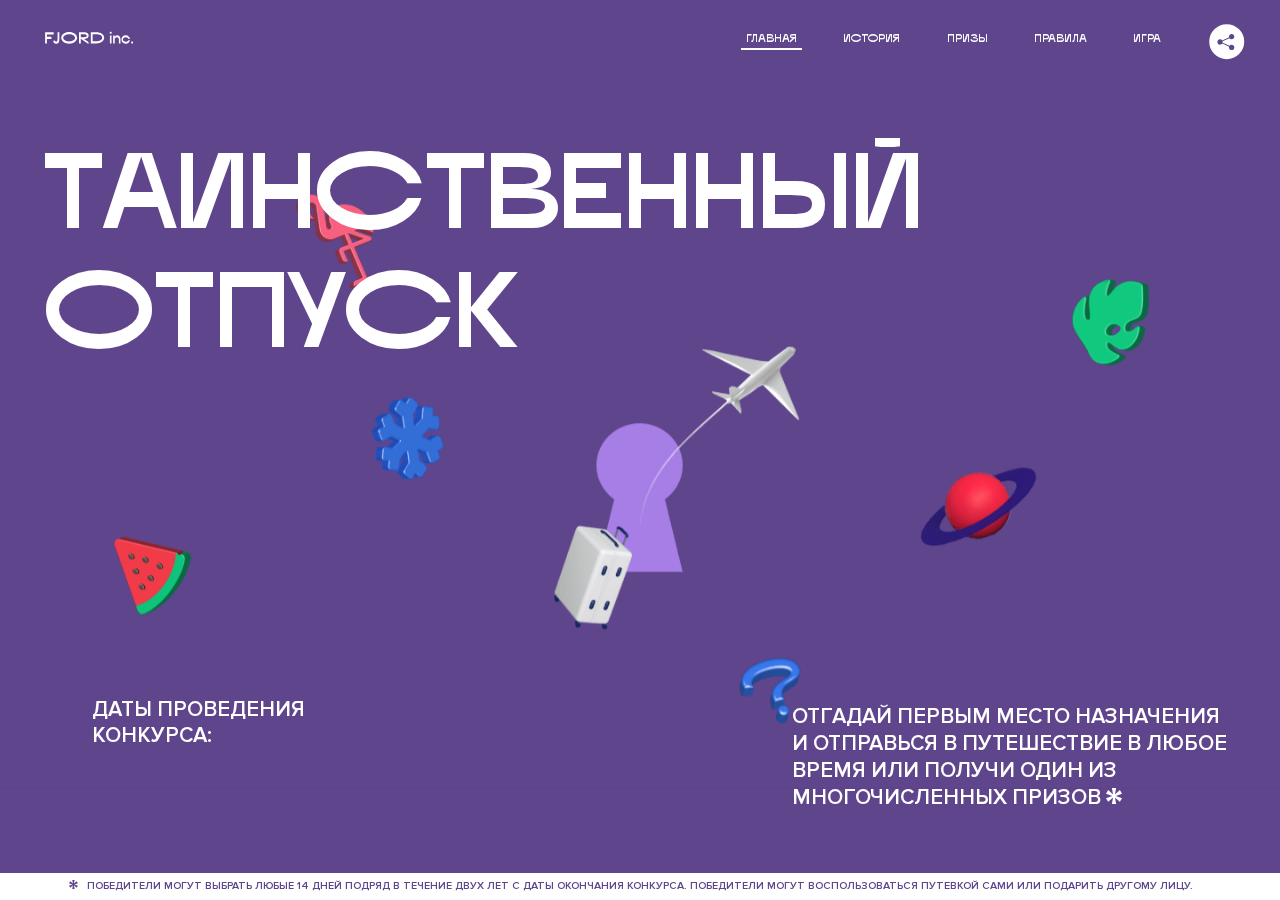
<file: 5/index.html>
<!DOCTYPE html>
<html lang="ru">
<head>
  <meta charset="UTF-8">
  <meta name="description" content="">
  <meta name="viewport" content="width=device-width, initial-scale=1.0">
  <meta http-equiv="X-UA-Compatible" content="ie=edge">
  <title>Mysterious Vacation</title>
<link href="css/style.min.css" rel="stylesheet">  <base href="https://htmlacademy-animation.github.io/2524339-magic-vacation-1/5/">
</head>
<body>

  <header class="page-header js-header">
    <div class="page-header__wrapper">
      <a href="#" class="page-header__logo" aria-label="Перейти на страницу FJORD.Inc">
        <svg width="100" height="15" viewBox="0 0 100 15" fill="none" xmlns="http://www.w3.org/2000/svg">
          <path d="M0.26 1.4V14H2.276V8.906H7.334V6.44H2.276V3.848H9.872V1.4H0.26ZM12.733 14.36C15.127 14.36 16.243 12.65 16.243 9.5V1.4H14.263V8.96C14.263 11.21 13.723 11.876 12.733 11.876C11.833 11.876 11.473 11.3 11.347 10.58L9.36702 10.94C9.63702 13.046 10.663 14.36 12.733 14.36ZM18.3918 7.7C18.3918 11.372 22.3878 14.36 27.3198 14.36C32.2518 14.36 36.2478 11.372 36.2478 7.7C36.2478 4.028 32.2518 1.04 27.3198 1.04C22.3878 1.04 18.3918 4.028 18.3918 7.7ZM20.6058 7.7C20.6058 5.378 23.6118 3.524 27.3198 3.524C30.9918 3.524 33.9798 5.378 33.9798 7.7C33.9798 10.004 30.9918 11.858 27.3198 11.858C23.6118 11.858 20.6058 10.004 20.6058 7.7ZM40.403 14V8.906H40.799L49.079 14.702V12.38L44.039 8.906H44.201C47.999 8.906 49.277 7.304 49.277 5.162C49.277 3.092 47.999 1.4 44.201 1.4H38.387V14H40.403ZM43.535 3.722C45.785 3.722 47.045 4.136 47.045 5.432C47.045 6.764 45.785 7.034 43.535 7.034H40.403V3.722H43.535ZM51.6936 1.382V14H57.8676C62.7456 14 66.7236 11.534 66.7236 7.7C66.7236 3.848 62.7456 1.382 57.8676 1.382H51.6936ZM53.7096 11.624V3.722H57.5436C61.5396 3.722 64.4916 5.018 64.4916 7.7C64.4916 10.238 61.5396 11.624 57.5436 11.624H53.7096ZM73.1832 14.018H74.9832V5H73.1832V14.018ZM72.9132 1.976C72.9132 2.57 73.3992 3.092 74.0832 3.092C74.7492 3.092 75.2352 2.57 75.2352 1.976C75.2352 1.382 74.7672 0.805999 74.0832 0.805999C73.3812 0.805999 72.9132 1.382 72.9132 1.976ZM76.7867 14H78.5687V9.104C78.7487 8.006 79.5947 6.962 81.0887 6.962C82.1147 6.962 83.2667 7.448 83.2667 9.554V14H85.0487V9.014C85.0487 6.152 83.2307 4.73 81.3587 4.73C79.9187 4.73 79.0727 5.558 78.5687 6.854V5H76.7867V14ZM90.9898 14.27C93.5098 14.27 95.3818 12.506 95.7238 10.328H94.0498C93.7258 11.3 92.6998 12.02 90.9898 12.02C88.8478 12.02 87.7678 10.922 87.7678 9.59C87.7678 8.24 88.8478 6.962 90.9898 6.962C92.7538 6.962 93.7978 7.844 94.0858 8.924H95.7418C95.4358 6.71 93.6178 4.73 90.9898 4.73C88.0918 4.73 86.1298 7.124 86.1298 9.59C86.1298 12.074 88.1278 14.27 90.9898 14.27ZM97.0693 12.938C97.0693 13.658 97.5553 14.144 98.2753 14.144C98.9953 14.144 99.4813 13.658 99.4813 12.938C99.4813 12.2 98.9953 11.714 98.2753 11.714C97.5553 11.714 97.0693 12.2 97.0693 12.938Z" fill="currentColor"></path>
        </svg>
      </a>
      <button class="page-header__toggler js-menu-toggler" type="button" aria-label="Управление мобильным меню"><span>Меню</span></button>
      <nav class="page-header__nav">
        <div class="page-header__menu js-menu" id="menu">
          <ul>
            <li>
              <a class="js-menu-link active" href="#top" data-href="top">главная</a>
            </li>
            <li>
              <a class="js-menu-link" href="#story" data-href="story">история</a>
            </li>
            <li>
              <a class="js-menu-link" href="#prizes" data-href="prizes">призы</a>
            </li>
            <li>
              <a class="js-menu-link" href="#rules" data-href="rules">правила</a>
            </li>
            <li>
              <a class="js-menu-link" href="#game" data-href="game">игра</a>
            </li>
          </ul>
        </div>
        <div class="page-header__social">
          <div class="social-block js-social-block">
            <button class="social-block__toggler" aria-label="Управлять блоком с социальными кнопками">
              <svg width="26" height="22" viewBox="0 0 27 22" fill="none" xmlns="http://www.w3.org/2000/svg">
                <path d="M19.6721 7.43664C21.6273 7.43664 23.213 5.85095 23.213 3.89566C23.213 1.94037 21.6273 0.354675 19.6721 0.354675C17.7168 0.354675 16.1311 1.94037 16.1311 3.89566C16.1311 4.19968 16.1728 4.49178 16.2458 4.77345L7.21751 8.95527C6.57519 8.05214 5.52303 7.46049 4.33078 7.46049C2.37549 7.46049 0.789795 9.04618 0.789795 11.0015C0.789795 12.9568 2.37549 14.5425 4.33078 14.5425C5.52303 14.5425 6.57668 13.9508 7.21751 13.0477L16.2458 17.2295C16.1743 17.5112 16.1311 17.8033 16.1311 18.1073C16.1311 20.0626 17.7168 21.6483 19.6721 21.6483C21.6273 21.6483 23.213 20.0626 23.213 18.1073C23.213 16.152 21.6273 14.5663 19.6721 14.5663C18.4798 14.5663 17.4262 15.158 16.7853 16.0611L7.75701 11.8793C7.82854 11.5976 7.87176 11.3055 7.87176 11.0015C7.87176 10.6974 7.83003 10.4053 7.75701 10.1237L16.7853 5.94186C17.4262 6.84499 18.4783 7.43664 19.6721 7.43664Z" fill="currentColor"></path>
              </svg>
            </button>
            <ul class="social-block__list">
              <li>
                <a class="social-block__link social-block__link--fb" href="#" aria-label="Мы на Facebook">
                  <svg width="8" height="17" viewBox="0 0 8 17" fill="none" xmlns="http://www.w3.org/2000/svg">
                    <path d="M4.24646 16.9899H1.09275L1.05793 8.49828H0V5.30707H1.05793V3.81124C1.05793 1.42084 2.57654 0 5.21735 0H7.41758V3.18585H5.30841C4.28262 3.18585 4.2478 3.48582 4.2478 4.24914V5.30707H7.42964L7.16716 8.49828H4.2478V16.9899H4.24646Z" fill="currentColor"></path>
                  </svg>
                </a>
              </li>
              <li>
                <a class="social-block__link social-block__link--insta" href="#" aria-label="Мы в Instagram">
                  <svg width="15" height="15" viewBox="0 0 15 15" fill="none" xmlns="http://www.w3.org/2000/svg">
                    <path d="M11.0197 0H4.19806C2.14246 0 0.471191 1.66993 0.471191 3.72285V10.5499C0.471191 12.6082 2.14112 14.2727 4.19806 14.2727H11.0197C13.0753 14.2727 14.7466 12.6082 14.7466 10.5499V3.72285C14.7466 1.67127 13.0753 0 11.0197 0ZM11.0197 12.4849H4.19806C3.13076 12.4849 2.26432 11.6158 2.26432 10.5512V3.72419C2.26432 2.65956 3.13076 1.79715 4.19806 1.79715H11.0197C12.087 1.79715 12.9535 2.6609 12.9535 3.72419V10.5512C12.9535 11.6145 12.087 12.4849 11.0197 12.4849Z" fill="currentColor"></path>
                    <path d="M7.60887 3.11084C5.38989 3.11084 3.58203 4.9187 3.58203 7.14036C3.58203 9.35532 5.38989 11.1645 7.60887 11.1645C9.83053 11.1645 11.6357 9.35666 11.6357 7.14036C11.6357 4.9187 9.83053 3.11084 7.60887 3.11084ZM7.60887 9.36871C6.37551 9.36871 5.37784 8.37372 5.37784 7.14036C5.37784 5.90699 6.37551 4.90665 7.60887 4.90665C8.83822 4.90665 9.84259 5.90833 9.84259 7.14036C9.84392 8.37238 8.83822 9.36871 7.60887 9.36871Z" fill="currentColor"></path>
                    <path d="M11.3573 2.35962C10.8256 2.35962 10.3931 2.79752 10.3931 3.32381C10.3931 3.85546 10.8256 4.29336 11.3573 4.29336C11.8862 4.29336 12.3215 3.85546 12.3215 3.32381C12.3215 2.79752 11.8862 2.35962 11.3573 2.35962Z" fill="currentColor"></path>
                  </svg>
                </a>
              </li>
              <li>
                <a class="social-block__link social-block__link--vk" href="#" aria-label="Мы ВКонтакте">
                  <svg width="17" height="10" viewBox="0 0 17 10" fill="none" xmlns="http://www.w3.org/2000/svg">
                    <path d="M14.1234 4.9002C14.1234 4.9002 16.3623 1.72708 16.5866 0.680242C16.6595 0.312285 16.4947 0.103188 16.1069 0.103188C16.1069 0.103188 14.8193 0.103188 14.168 0.103188C13.7235 0.103188 13.5587 0.293278 13.4235 0.579768C13.4235 0.579768 12.3724 2.82553 11.0969 4.24712C10.6861 4.70333 10.4781 4.84318 10.2511 4.84318C10.0646 4.84318 9.98625 4.6911 9.98625 4.27834V0.649016C9.98625 0.147997 9.92545 0.00135496 9.5066 0.00135496H6.39628C6.15578 0.00135496 6.0085 0.134417 6.0085 0.324506C6.0085 0.801084 6.73406 0.908351 6.73406 2.20231V4.87305C6.73406 5.40529 6.70569 5.61575 6.45303 5.61575C5.78016 5.61575 4.19528 3.30618 3.30623 0.678887C3.12923 0.145282 2.93737 0 2.43475 0H0.486409C0.205373 0 0 0.190085 0 0.476576C0 0.991172 0.60666 3.40801 2.99277 6.64358C4.59927 8.8201 6.70569 10 8.60269 10C9.76196 10 10.0416 9.80312 10.0416 9.31432V7.63883C10.0416 7.22607 10.2065 7.04956 10.4429 7.04956C10.7078 7.04956 11.1847 7.13238 12.2805 8.22268C13.5843 9.47862 13.6762 10 14.3896 10H16.5676C16.7919 10 17 9.89273 17 9.52342C17 9.02919 16.3623 8.15343 15.384 7.10659C14.9801 6.56755 14.3302 5.98914 14.1248 5.72301C13.8275 5.40801 13.9154 5.23014 14.1234 4.9002Z" fill="currentColor"></path>
                  </svg>
                </a>
              </li>
            </ul>
          </div>
        </div>
      </nav>
    </div>
  </header>

  <main class="page-content">

    <section class="animation-screen"></section>

    <section class="screen screen--hidden screen--intro" id="top">
      <div class="screen__wrapper">
        <div class="intro">
          <h1 class="intro__title">Таинственный отпуск</h1>
          <div class="intro__content">
            <div class="intro__info">
              <p class="intro__label">Даты проведения конкурса:</p>
              <p class="intro__date">01 — 31.05 / 2020</p>
            </div>
            <div class="intro__message">
              <p>
                Отгадай первым место назначения и&nbsp;отправься в&nbsp;путешествие в&nbsp;любое время или получи один из многочисленных призов
                <svg width="16" height="16" viewBox="0 0 10 10" fill="none" xmlns="http://www.w3.org/2000/svg">
                  <path d="M0 6.35337L3.90271 4.99012L0 3.64663L1.34615 1.32374L4.44287 4.01073L3.67364 0H6.34615L5.57692 4.01073L8.65385 1.32374L10 3.64663L6.13405 4.99012L10 6.35337L8.65385 8.65651L5.57692 5.98927L6.34615 10H3.67364L4.44287 5.96952L1.34615 8.65651L0 6.35337Z" fill="currentColor"></path>
                </svg>
              </p>
            </div>
          </div>
        </div>
      </div>
      <div class="screen__footer js-footer">
        <button class="screen__footer-enlarge js-footer-toggler" type="button" aria-label="Показать сообщение">
          <svg width="10" height="10" viewBox="0 0 10 10" fill="none" xmlns="http://www.w3.org/2000/svg">
            <path d="M0 6.35337L3.90271 4.99012L0 3.64663L1.34615 1.32374L4.44287 4.01073L3.67364 0H6.34615L5.57692 4.01073L8.65385 1.32374L10 3.64663L6.13405 4.99012L10 6.35337L8.65385 8.65651L5.57692 5.98927L6.34615 10H3.67364L4.44287 5.96952L1.34615 8.65651L0 6.35337Z" fill="currentColor"></path>
          </svg>
        </button>
        <button class="screen__footer-collapse js-footer-toggler" type="button" aria-label="Скрыть сообщение">
          <svg width="13" height="13" viewBox="0 0 13 13" fill="none" xmlns="http://www.w3.org/2000/svg">
            <line x1="12.3536" y1="0.353553" x2="0.738349" y2="11.9688" stroke="currentColor"></line>
            <line x1="0.738319" y1="0.539925" x2="12.3535" y2="12.1551" stroke="currentColor"></line>
          </svg>
        </button>
        <div class="screen__footer-wrapper">
          <div class="screen__footer-announce">
            <p class="screen__footer-label">Даты проведения конкурса:</p>
            <p class="screen__footer-date">01 — 31.05 / 2020</p>
          </div>
          <div class="screen__footer-note">
            <p>
              <svg width="10" height="10" viewBox="0 0 10 10" fill="none" xmlns="http://www.w3.org/2000/svg">
                <path d="M0 6.35337L3.90271 4.99012L0 3.64663L1.34615 1.32374L4.44287 4.01073L3.67364 0H6.34615L5.57692 4.01073L8.65385 1.32374L10 3.64663L6.13405 4.99012L10 6.35337L8.65385 8.65651L5.57692 5.98927L6.34615 10H3.67364L4.44287 5.96952L1.34615 8.65651L0 6.35337Z" fill="currentColor"></path>
              </svg>
              <span>Победители могут выбрать любые 14 дней подряд в&nbsp;течение двух лет с&nbsp;даты окончания конкурса. Победители могут воспользоваться путевкой сами или подарить другому лицу.</span>
            </p>
          </div>
        </div>
      </div>
    </section>

    <section class="screen screen--hidden screen--story" id="story">

      <div class="slider swiper-container js-slider">

        <div class="swiper-wrapper">

          <div class="slider__item swiper-slide">
            <h2 class="slider__item-title">История</h2>
            <p class="slider__item-text">Джеймс Таргет был основателем компании &laquo;Fjord Inc.&raquo;. С&nbsp;1965 года &laquo;Fjord Inc.&raquo; прославилась надёжными и&nbsp;удобными чемоданами и&nbsp;аксессуарами для туристов.</p>
          </div>

          <div class="slider__item swiper-slide">
            <p class="slider__item-text">Когда Джеймсу было 7&nbsp;лет, в&nbsp;их&nbsp;доме гостил дядюшка и&nbsp;развлекал детей рассказами о&nbsp;своей поездке в&nbsp;место, показавшееся малышу Таргету невероятным. Тогда Джеймс решил, что однажды посетит его, но&nbsp;не&nbsp;будет рассказывать о&nbsp;мечте, пока не&nbsp;осуществит.</p>
          </div>

          <div class="slider__item swiper-slide">
            <p class="slider__item-text">Джеймс Таргет стал увлеченным путешественником. Он&nbsp;посетил 5&nbsp;континентов, 126&nbsp;стран.</p>
          </div>

          <div class="slider__item swiper-slide">
            <p class="slider__item-text">Он&nbsp;сплавлялся по&nbsp;Амазонке и&nbsp;погружался в&nbsp;пещеры Франции, медитировал в&nbsp;горах Тибета и&nbsp;пожимал руку вождя племени Акугауа.</p>
          </div>

          <div class="slider__item swiper-slide">
            <p class="slider__item-text">Из&nbsp;своих поездок Джеймс Таргет привозил идеи, как сделать свои чемоданы &laquo;Fjord Inc.&raquo; удобными и&nbsp;приспособленными к&nbsp;разным дорожным условиям.</p>
          </div>

          <div class="slider__item swiper-slide">
            <p class="slider__item-text">Всё это время Джеймс не&nbsp;оставлял идею поездки своей мечты. Однако, как только он&nbsp;брался за&nbsp;планирование, возникали препятствия, не&nbsp;позволяющие отправиться туда.</p>
          </div>

          <div class="slider__item swiper-slide">
            <p class="slider__item-text">В&nbsp;возрасте 67&nbsp;лет Джеймс Таргет попал под лавину и&nbsp;погиб. В&nbsp;своём завещании он&nbsp;поручил отправить в&nbsp;заветное путешествие трёх смельчаков, единых с&nbsp;ним духом.</p>
          </div>

          <div class="slider__item swiper-slide">
            <p class="slider__item-text">Тех, кто сможет узнать таинственное место, задавая вопросы специально обученному ИИ&nbsp;&laquo;Соне&raquo;, ждет фантастическое путешествие.</p>
          </div>
        </div>
        <div class="slider__controls">
          <button class="slider__control slider__control--prev js-control-prev" type="button" aria-label="Показать предыдущую историю">
            <svg width="12" height="22" viewBox="0 0 12 22" fill="none" xmlns="http://www.w3.org/2000/svg">
              <path d="M11 1L1 11L11 21" stroke="currentColor" stroke-width="2" stroke-linejoin="round"></path>
            </svg>
          </button>
          <button class="slider__control slider__control--next js-control-next" type="button" aria-label="Показать следующую историю">
            <svg width="12" height="22" viewBox="0 0 12 22" fill="none" xmlns="http://www.w3.org/2000/svg">
              <path d="M1 1L11 11L1 21" stroke="currentColor" stroke-width="2" stroke-linejoin="round"></path>
            </svg>
          </button>
        </div>
        <div class="slider__pagination swiper-pagination"></div>
      </div>
    </section>

    <section class="screen screen--hidden screen--prizes" id="prizes">
      <div class="screen__wrapper">
        <div class="prizes">
          <h2 class="prizes__title">ПРизы</h2>
          <div class="prizes__lead">
            <p>Найди ответ и&nbsp;получи один из&nbsp;призов:</p>
          </div>
          <ul class="prizes__list">
            <li class="prizes__item prizes__item--journeys">
              <div class="prizes__icon">
                <picture>
                  <source srcset="img/prize1-mob.svg" media="(orientation: portrait)">
                  <img src="img/prize1.svg" alt="">
                </picture>
              </div>
              <p class="prizes__desc">
                <b>3</b>
                <span>загадочных путешествия</span>
              </p>
            </li>
            <li class="prizes__item prizes__item--cases">
              <div class="prizes__icon">
                <picture>
                  <source srcset="img/prize2-mob.svg" media="(orientation: portrait)">
                  <img src="img/prize2.svg" alt="">
                </picture>
              </div>
              <p class="prizes__desc">
                <b>7</b>
                <span>надежных чемоданов</span>
              </p>
            </li>
            <li class="prizes__item prizes__item--codes">
              <div class="prizes__icon">
                <picture>
                  <source srcset="img/prize3-mob.svg" media="(orientation: portrait)">
                  <img src="img/prize3.svg" alt="">
                </picture>
              </div>
              <p class="prizes__desc">
                <b>900</b>
                <span>
                  промокодов на&nbsp;скидку 15%
                  <svg width="10" height="10" viewBox="0 0 10 10" fill="none" xmlns="http://www.w3.org/2000/svg">
                    <path d="M0 6.35337L3.90271 4.99012L0 3.64663L1.34615 1.32374L4.44287 4.01073L3.67364 0H6.34615L5.57692 4.01073L8.65385 1.32374L10 3.64663L6.13405 4.99012L10 6.35337L8.65385 8.65651L5.57692 5.98927L6.34615 10H3.67364L4.44287 5.96952L1.34615 8.65651L0 6.35337Z" fill="currentColor"></path>
                  </svg>
                </span>
              </p>
            </li>
          </ul>
        </div>
      </div>
      <div class="screen__footer js-footer">
        <button class="screen__footer-enlarge js-footer-toggler" type="button" aria-label="Показать сообщение">
          <svg width="10" height="10" viewBox="0 0 10 10" fill="none" xmlns="http://www.w3.org/2000/svg">
            <path d="M0 6.35337L3.90271 4.99012L0 3.64663L1.34615 1.32374L4.44287 4.01073L3.67364 0H6.34615L5.57692 4.01073L8.65385 1.32374L10 3.64663L6.13405 4.99012L10 6.35337L8.65385 8.65651L5.57692 5.98927L6.34615 10H3.67364L4.44287 5.96952L1.34615 8.65651L0 6.35337Z" fill="currentColor"></path>
          </svg>
        </button>
        <button class="screen__footer-collapse js-footer-toggler" type="button" aria-label="Скрыть сообщение">
          <svg width="13" height="13" viewBox="0 0 13 13" fill="none" xmlns="http://www.w3.org/2000/svg">
            <line x1="12.3536" y1="0.353553" x2="0.738349" y2="11.9688" stroke="currentColor"></line>
            <line x1="0.738319" y1="0.539925" x2="12.3535" y2="12.1551" stroke="currentColor"></line>
          </svg>
        </button>
        <div class="screen__footer-wrapper">
          <div class="screen__footer-announce">
            <p class="screen__footer-label">Даты проведения конкурса:</p>
            <p class="screen__footer-date">01 — 31.05 / 2020</p>
          </div>
          <div class="screen__footer-note">
            <p>
              <svg width="10" height="10" viewBox="0 0 10 10" fill="none" xmlns="http://www.w3.org/2000/svg">
                <path d="M0 6.35337L3.90271 4.99012L0 3.64663L1.34615 1.32374L4.44287 4.01073L3.67364 0H6.34615L5.57692 4.01073L8.65385 1.32374L10 3.64663L6.13405 4.99012L10 6.35337L8.65385 8.65651L5.57692 5.98927L6.34615 10H3.67364L4.44287 5.96952L1.34615 8.65651L0 6.35337Z" fill="currentColor"></path>
              </svg>
              <span>Скидка&nbsp;15% на&nbsp;единоразовое приобретение путёвки с&nbsp;1&nbsp;июня 2020 по&nbsp;31&nbsp;мая 2022&nbsp;года. Суммируется с&nbsp;другими акциями</span>
            </p>
          </div>
        </div>
      </div>
    </section>

    <section class="screen screen--hidden screen--rules" id="rules">
      <div class="screen__wrapper">
        <div class="rules">
          <h2 class="rules__title">Правила</h2>
          <div class="rules__lead">
            <p>Для того чтобы получить наследство Джеймса Таргета, тебе нужно выведать у&nbsp;&laquo;Сони&raquo;, куда предстоит отправиться тебе в&nbsp;случае победы</p>
          </div>
          <ol class="rules__list">
            <li class="rules__item">
              <p>Тебе отводится <br>5&nbsp;минут</p>
            </li>
            <li class="rules__item">
              <p>Задавай любые вопросы в&nbsp;текстовом поле</p>
            </li>
            <li class="rules__item">
              <p>Нажимай кнопку &laquo;Узнать&raquo;, чтобы получить ответ</p>
            </li>
            <li class="rules__item">
              <p>&laquo;Соня&raquo; может отвечать только&nbsp;Да или Нет</p>
            </li>
          </ol>
          <a href="#game" class="rules__link btn">Погнали!</a>
        </div>
      </div>
      <div class="screen__disclaimer">
        <div class="disclaimer">
          <ul>
            <li>
              <a href="#">Правовая информация</a>
            </li>
            <li>
              <a href="#">Подробные правила</a>
            </li>
          </ul>
        </div>
      </div>
    </section>

    <section class="screen screen--hidden screen--game" id="game">
      <div class="screen__wrapper">
        <div class="game">
          <div class="game__header">
            <h2 class="game__title">Игра</h2>
            <div class="game__counter">
              <span>05</span>:<span>00</span>
            </div>
          </div>
          <div class="game__body">
            <div class="chat">
              <div class="chat__body js-chat">
                <ul class="chat__list" id="messages"></ul>
              </div>
              <div class="chat__footer">
                <form action="#" method="post" class="form" id="message-form">
                  <label for="message-field" class="visually-hidden">Поле для ввода вопроса</label>
                  <input type="text" class="form__field" id="message-field">
                  <button class="form__button btn">
                    Узнать
                    <svg width="18" height="19" viewBox="0 0 18 19" fill="none" xmlns="http://www.w3.org/2000/svg">
                      <path stroke="currentColor" stroke-width="2" d="M9 19V1"></path>
                      <path d="M1 9l8-8 8 8" stroke="currentColor" stroke-width="2" stroke-linejoin="round"></path>
                    </svg>
                  </button>
                </form>
              </div>
            </div>
          </div>
          <!-- временные кнопки для показа результата -->
          <div class="game__buttons">
            <button class="game__button btn js-show-result" type="button" data-target="result">Положительный результат</button>
            <button class="game__button btn js-show-result" type="button" data-target="result2">Положительный результат - 2</button>
            <button class="game__button btn js-show-result" type="button" data-target="result3">Отрицательный результат</button>
          </div>
        </div>
      </div>
    </section>

    <section class="screen screen--hidden screen--result" id="result">
      <div class="screen__wrapper">
        <div class="result result--trip">
          <div class="result__image">
            <picture>
              <source srcset="img/result1-mob.png 1x, img/result1-mob@2x.png 2x" media="(max-width: 768px) and (orientation: portrait)">
              <img src="img/result1.png" srcset="img/result1@2x.png 2x" alt="">
            </picture>
          </div>
          <h2 class="result__title">
            <span class="visually-hidden">ПОбеда!</span>
            <svg xmlns="http://www.w3.org/2000/svg" viewBox="0 0 568.85 109.24">
              <path d="M16,24.44V92H2.6V8H75V92H61.52V24.44H16Z" transform="translate(-2.1 -1.5)" fill="none" stroke="currentColor"></path>
              <path d="M148.76,5.6c32.88,0,59.52,19.92,59.52,44.4s-26.64,44.4-59.52,44.4S89.24,74.48,89.24,50,115.88,5.6,148.76,5.6Zm0,72.12c24.48,0,44.4-12.36,44.4-27.72s-19.92-27.84-44.4-27.84C124,22.16,104,34.52,104,50S124,77.72,148.76,77.72Z" transform="translate(-2.1 -1.5)" fill="none" stroke="currentColor"></path>
              <path d="M287.36,8V24.44H236v14.4h25.32c25.44,0,34,11.16,34,26.52,0,15.6-8.52,26.64-34,26.64H222.56V8h64.8ZM256.88,76.52c15.12,0,23.52-2,23.52-11.52S272,54.44,256.88,54.44H236V76.52h20.88Z" transform="translate(-2.1 -1.5)" fill="none" stroke="currentColor"></path>
              <path d="M371.47,8V24.44H320.84V41.6h33.6V58h-33.6V75.56h50.64V92H307.4V8h64.08Z" transform="translate(-2.1 -1.5)" fill="none" stroke="currentColor"></path>
              <path d="M382.39,110.24V75.56h7.44c4.56-4.68,7.8-18.36,8.76-56L399,8h48.6V75.56h10v34.68H442.87V92H397v18.24H382.39Zm51.72-34.68V24.44H411.55v3.12c-0.48,22.44-3.24,37.68-7.2,48h29.76Z" transform="translate(-2.1 -1.5)" fill="none" stroke="currentColor"></path>
              <path d="M463.75,92l28-84h27.12l28.08,84H533.47l-7.8-23.52h-37.8L480.07,92H463.75Zm56.64-40L507,11.84,493.51,52h26.88Z" transform="translate(-2.1 -1.5)" fill="none" stroke="currentColor"></path>
              <path d="M554.12,70.4L555.55,2H569l1.44,68.4H554.12Zm8.28,6.36c4.8,0,8,3.24,8,8.16a8,8,0,1,1-16.08,0C554.35,80,557.59,76.76,562.39,76.76Z" transform="translate(-2.1 -1.5)" fill="none" stroke="currentColor"></path>
            </svg>
          </h2>
          <div class="result__text">
            <p>ты&nbsp;отправляешься в&nbsp;Арктику!</p>
          </div>
          <div class="result__form">
            <form action="#" method="post" class="form form--result">
              <label for="email-field" class="form__label">зарегистрируй результат</label>
              <input type="email" class="form__field" id="email-field" placeholder="e-mail для регистации результата и получения приза" required="">
              <button class="form__button btn">
                отправить
                <svg width="18" height="19" viewBox="0 0 18 19" fill="none" xmlns="http://www.w3.org/2000/svg">
                  <path stroke="currentColor" stroke-width="2" d="M9 19V1"></path>
                  <path d="M1 9l8-8 8 8" stroke="currentColor" stroke-width="2" stroke-linejoin="round"></path>
                </svg>
              </button>
            </form>
          </div>
        </div>
      </div>
    </section>

    <section class="screen screen--hidden screen--result" id="result2">
      <div class="screen__wrapper">
        <div class="result result--prize">
          <div class="result__image">
            <div class="container">
              <div class="item-wrapper leaf-blue-1">
                <div class="item" role="img" aria-label="Leaf Blue 1"></div>
              </div>
              <div class="item-wrapper leaf-blue-2">
                <div class="item" role="img" aria-label="Leaf Blue 2"></div>
              </div>
              <div class="item-wrapper leaf-green">
                <div class="item" role="img" aria-label="Leaf Green"></div>
              </div>
              <div class="item-wrapper suitcase">
                <div class="item" role="img" aria-label="Suitcase"></div>
              </div>
              <div class="item-wrapper flamingo">
                <div class="item" role="img" aria-label="Flamingo"></div>
              </div>
            </div>
          </div>
          <h2 class="result__title">
            <span class="visually-hidden">ПОбеда!</span>
            <svg xmlns="http://www.w3.org/2000/svg" viewBox="0 0 568.85 109.24">
              <path d="M16,24.44V92H2.6V8H75V92H61.52V24.44H16Z" transform="translate(-2.1 -1.5)" fill="none" stroke="currentColor"></path>
              <path d="M148.76,5.6c32.88,0,59.52,19.92,59.52,44.4s-26.64,44.4-59.52,44.4S89.24,74.48,89.24,50,115.88,5.6,148.76,5.6Zm0,72.12c24.48,0,44.4-12.36,44.4-27.72s-19.92-27.84-44.4-27.84C124,22.16,104,34.52,104,50S124,77.72,148.76,77.72Z" transform="translate(-2.1 -1.5)" fill="none" stroke="currentColor"></path>
              <path d="M287.36,8V24.44H236v14.4h25.32c25.44,0,34,11.16,34,26.52,0,15.6-8.52,26.64-34,26.64H222.56V8h64.8ZM256.88,76.52c15.12,0,23.52-2,23.52-11.52S272,54.44,256.88,54.44H236V76.52h20.88Z" transform="translate(-2.1 -1.5)" fill="none" stroke="currentColor"></path>
              <path d="M371.47,8V24.44H320.84V41.6h33.6V58h-33.6V75.56h50.64V92H307.4V8h64.08Z" transform="translate(-2.1 -1.5)" fill="none" stroke="currentColor"></path>
              <path d="M382.39,110.24V75.56h7.44c4.56-4.68,7.8-18.36,8.76-56L399,8h48.6V75.56h10v34.68H442.87V92H397v18.24H382.39Zm51.72-34.68V24.44H411.55v3.12c-0.48,22.44-3.24,37.68-7.2,48h29.76Z" transform="translate(-2.1 -1.5)" fill="none" stroke="currentColor"></path>
              <path d="M463.75,92l28-84h27.12l28.08,84H533.47l-7.8-23.52h-37.8L480.07,92H463.75Zm56.64-40L507,11.84,493.51,52h26.88Z" transform="translate(-2.1 -1.5)" fill="none" stroke="currentColor"></path>
              <path d="M554.12,70.4L555.55,2H569l1.44,68.4H554.12Zm8.28,6.36c4.8,0,8,3.24,8,8.16a8,8,0,1,1-16.08,0C554.35,80,557.59,76.76,562.39,76.76Z" transform="translate(-2.1 -1.5)" fill="none" stroke="currentColor"></path>
            </svg>
          </h2>
          <div class="result__text">
            <p>чемодан &laquo;Fjord&nbsp;Inc.&raquo;&nbsp;твой</p>
          </div>
          <div class="result__form">
            <form action="#" method="post" class="form form--result">
              <label for="email-field2" class="form__label">зарегистрируй результат</label>
              <input type="email" class="form__field" id="email-field2" placeholder="e-mail для регистации результата и получения приза" required="">
              <button class="form__button btn">
                отправить
                <svg width="18" height="19" viewBox="0 0 18 19" fill="none" xmlns="http://www.w3.org/2000/svg">
                  <path stroke="currentColor" stroke-width="2" d="M9 19V1"></path>
                  <path d="M1 9l8-8 8 8" stroke="currentColor" stroke-width="2" stroke-linejoin="round"></path>
                </svg>
              </button>
            </form>
          </div>
        </div>
      </div>
    </section>

    <section class="screen screen--hidden screen--result" id="result3">
      <div class="screen__wrapper">
        <div class="result result--negative">
          <div class="result__image">
            <picture>
              <source srcset="img/result3-mob.png 1x, img/result3-mob@2x.png 2x" media="(max-width: 768px) and (orientation: portrait)">
              <img src="img/result3.png" srcset="img/result3@2x.png 2x" alt="">
            </picture>
          </div>
          <h2 class="result__title">
            <span class="visually-hidden">Не угадал!</span>
            <svg xmlns="http://www.w3.org/2000/svg" viewBox="0 0 660.77 109.24">
              <path d="M2.66,92V8H16.1V42.2H53.3V8H66.74V92H53.3V58.64H16.1V92H2.66Z" transform="translate(-2.16 -1.5)" fill="none" stroke="currentColor"></path>
              <path d="M147.62,8V24.44H97V41.6h33.6V58H97V75.56h50.64V92H83.54V8h64.08Z" transform="translate(-2.16 -1.5)" fill="none" stroke="currentColor"></path>
              <path d="M199.22,8l20.52,42.36L235.34,8h16.44l-31,84H204.38l9.48-25.92L185.78,8h13.44Z" transform="translate(-2.16 -1.5)" fill="none" stroke="currentColor"></path>
              <path d="M273.74,24.44V92H260.3V8h50.16V24.44H273.74Z" transform="translate(-2.16 -1.5)" fill="none" stroke="currentColor"></path>
              <path d="M307.1,92l28-84h27.12l28.08,84H376.82L369,68.48h-37.8L323.42,92H307.1Zm56.64-40L350.3,11.84,336.86,52h26.88Z" transform="translate(-2.16 -1.5)" fill="none" stroke="currentColor"></path>
              <path d="M396.38,110.24V75.56h7.44c4.56-4.68,7.8-18.36,8.76-56L412.94,8h48.6V75.56h10v34.68H456.86V92H411v18.24H396.38ZM448.1,75.56V24.44H425.54v3.12c-0.48,22.44-3.24,37.68-7.2,48H448.1Z" transform="translate(-2.16 -1.5)" fill="none" stroke="currentColor"></path>
              <path d="M477.74,92l28-84h27.12L560.9,92H547.46l-7.8-23.52h-37.8L494.06,92H477.74Zm56.64-40-13.44-40.2L507.5,52h26.88Z" transform="translate(-2.16 -1.5)" fill="none" stroke="currentColor"></path>
              <path d="M568.7,76.88a13.77,13.77,0,0,0,5,1c6.6,0,10.44-6.24,12-58.32L586.22,8h46.2V92H619V24.44H598.82l-0.12,3.12C597.14,81,589,94.4,573.74,94.4a28.55,28.55,0,0,1-6.72-.84Z" transform="translate(-2.16 -1.5)" fill="none" stroke="currentColor"></path>
              <path d="M646.1,70.4L647.54,2H661l1.44,68.4H646.1Zm8.28,6.36c4.8,0,8,3.24,8,8.16a8,8,0,0,1-16.08,0C646.34,80,649.58,76.76,654.38,76.76Z" transform="translate(-2.16 -1.5)" fill="none" stroke="currentColor"></path>
            </svg>
          </h2>
          <button class="result__button js-play" type="button">
            не сдавайся!
            <span>
              <svg width="27" height="22" viewBox="0 0 27 22" fill="none" xmlns="http://www.w3.org/2000/svg">
                <path d="M10.6899 1.47998C5.42992 1.47998 1.16992 5.73998 1.16992 11C1.16992 16.26 5.42992 20.52 10.6899 20.52C15.9499 20.52 20.2099 16.26 20.2099 11V7.13998" stroke="currentColor" stroke-width="2" stroke-miterlimit="10"></path>
                <path d="M15.1099 12.5099L20.1499 7.13989L25.3099 12.6299" stroke="currentColor" stroke-width="2" stroke-miterlimit="10" stroke-linejoin="round"></path>
              </svg>
            </span>
          </button>
        </div>
      </div>
    </section>

  </main>

<script src="js/script.js"></script></body>
</html>
</file>
